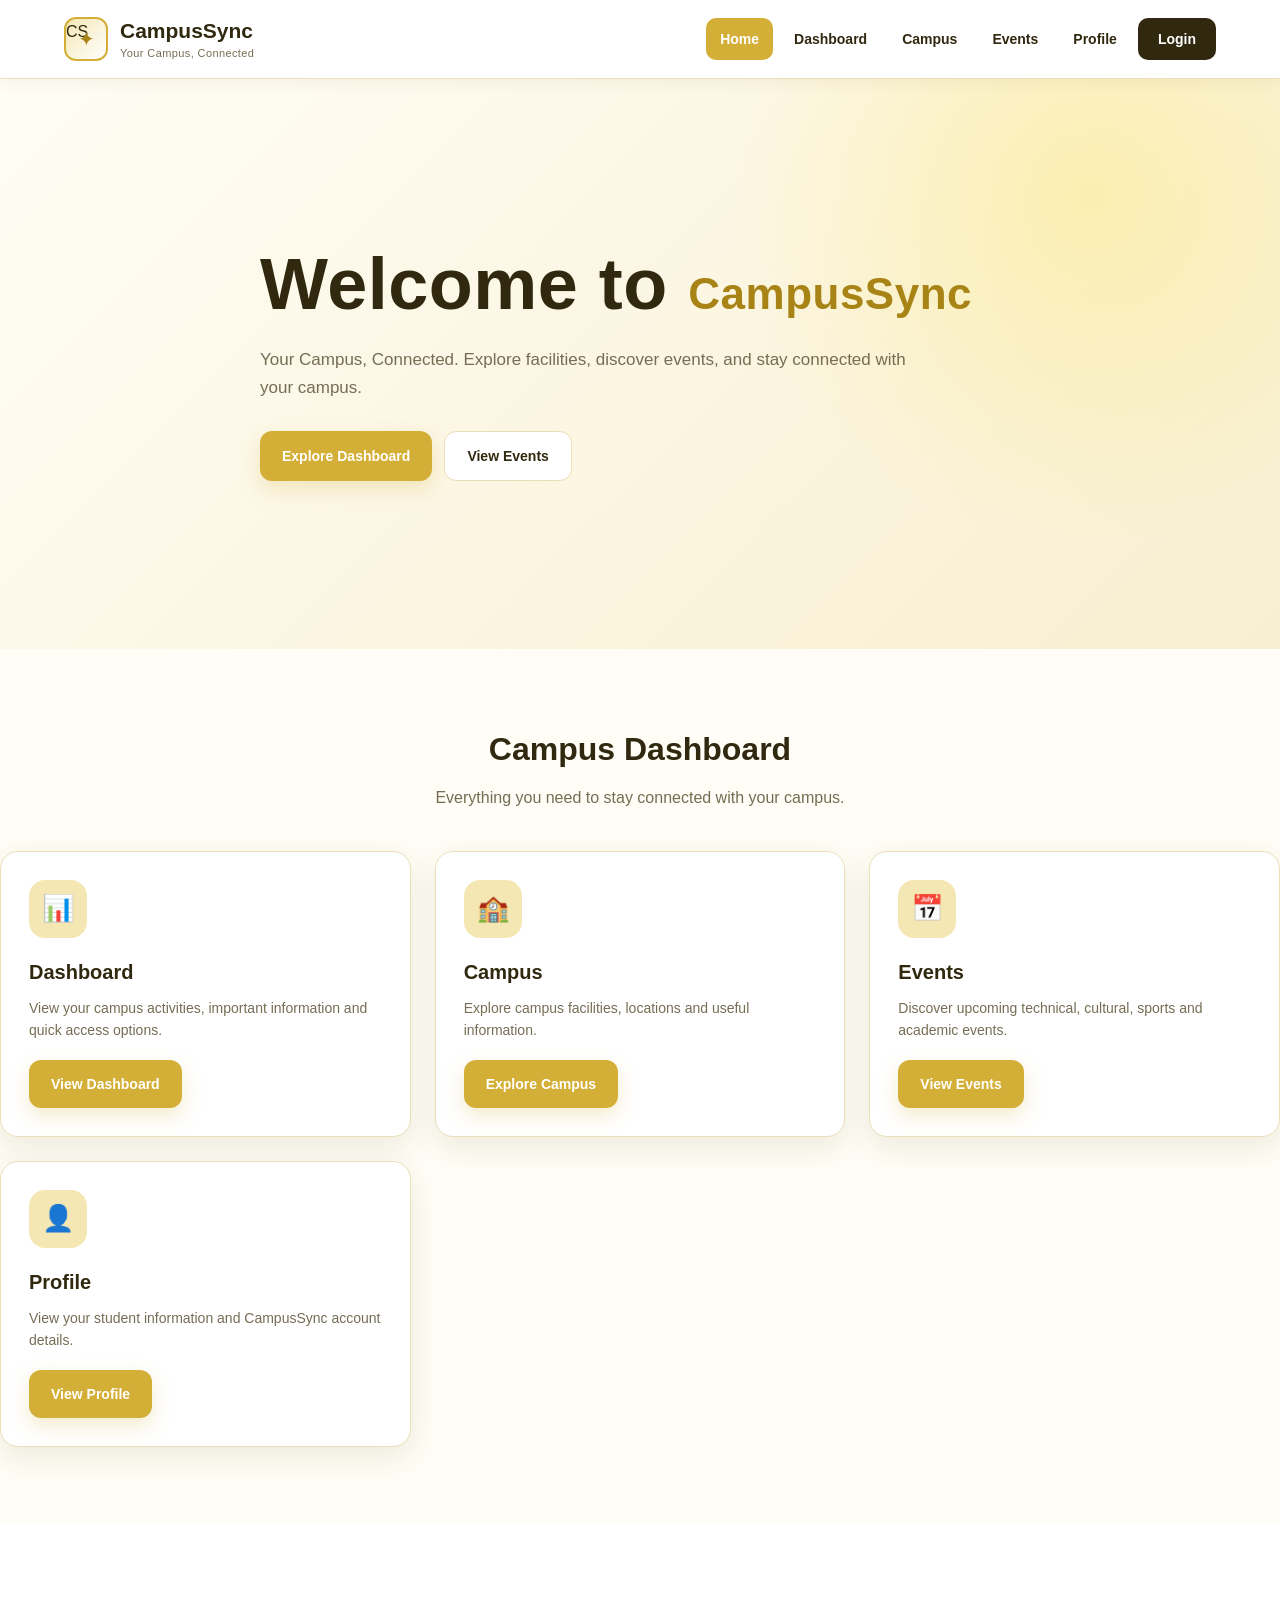
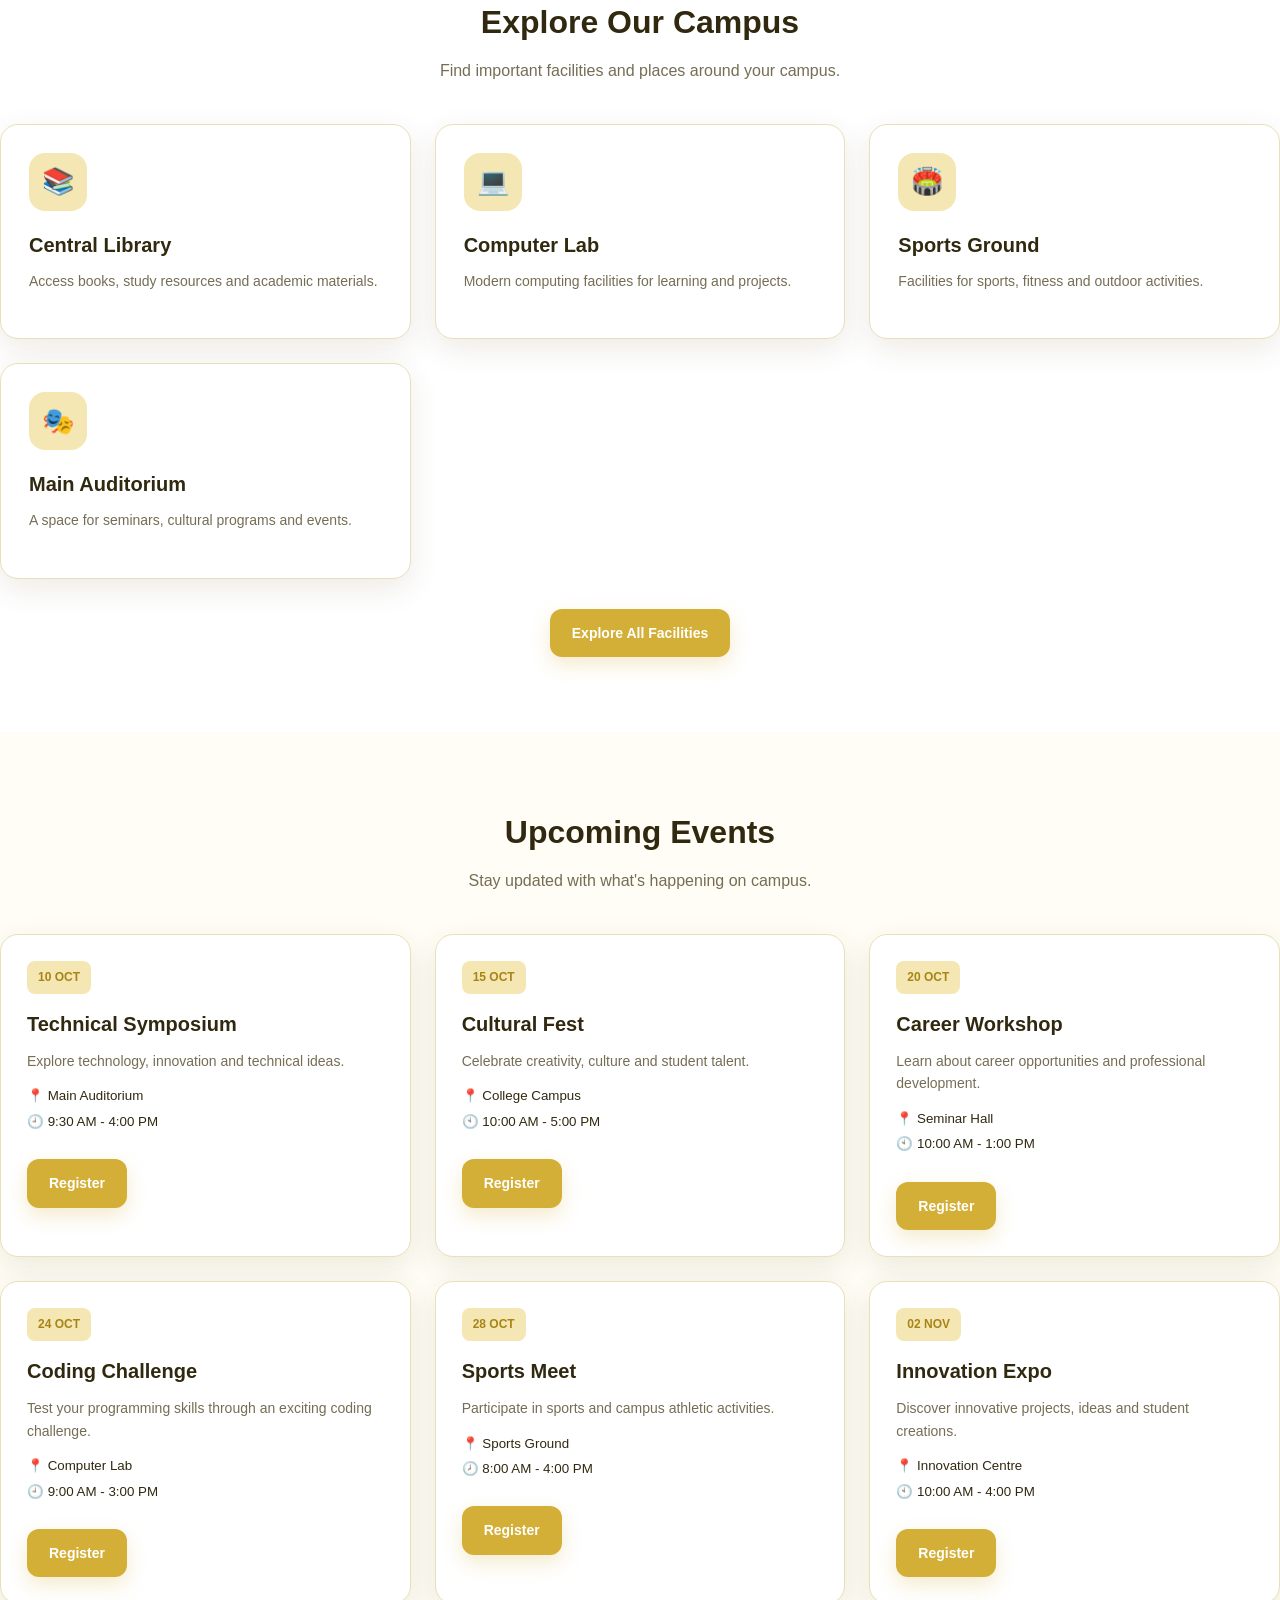
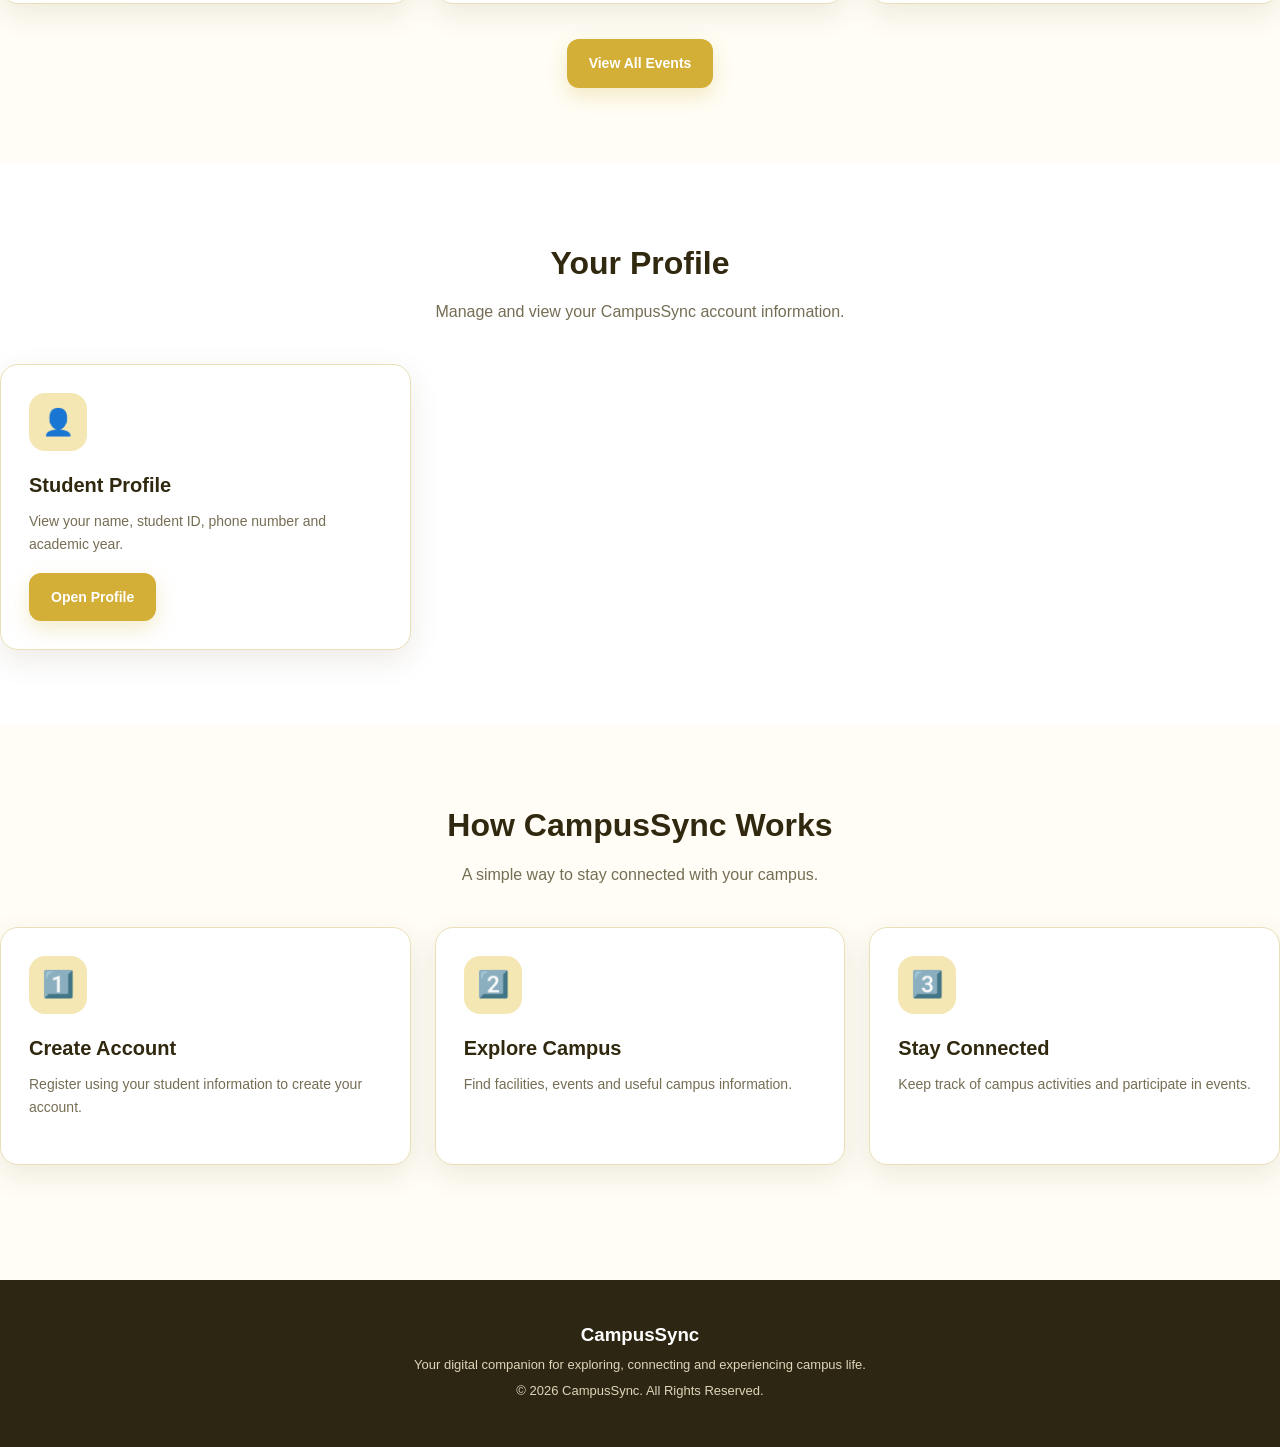
<file: index.html>
<!DOCTYPE html>
<html lang="en">
<head>
    <meta charset="UTF-8">
    <meta name="viewport" content="width=device-width, initial-scale=1.0">

    <title>CampusSync - Your Campus, Connected</title>

    <link rel="stylesheet" href="style.css">

    <!-- Professional Welcome Title -->
    <style>
        .welcome-title {
            font-size: 44px;
            font-weight: 600;
            letter-spacing: 0.5px;
            white-space: nowrap;
        }

        .welcome-title span {
            font-size: 44px;
            font-weight: 700;
        }

        @media (max-width: 600px) {
            .welcome-title {
                font-size: 32px;
                white-space: normal;
            }

            .welcome-title span {
                font-size: 32px;
            }
        }
    </style>
</head>

<body>

<!-- =========================
     NAVBAR
========================= -->
<header class="navbar">
    <div class="nav-container">

        <a href="index.html" class="brand">
            <div class="logo-placeholder">CS</div>

            <div class="brand-text">
                <div class="brand-name">CampusSync</div>
                <div class="brand-tagline">Your Campus, Connected</div>
            </div>
        </a>

        <nav class="nav-menu">

            <a href="index.html" class="active">Home</a>

            <a href="#dashboard" id="dashboardNav">
                Dashboard
            </a>

            <a href="#campus" id="campusNav">
                Campus
            </a>

            <a href="#events" id="eventsNav">
                Events
            </a>

            <a href="#profile" id="profileNav">
                Profile
            </a>

            <a href="login.html"
               id="loginLogoutNav"
               class="login-button">
                Login
            </a>

        </nav>

    </div>
</header>


<!-- =========================
     HERO SECTION
========================= -->
<section class="hero">

    <div class="hero-content">

        <h1 class="welcome-title">
            Welcome to <span>CampusSync</span>
        </h1>

        <p>
            Your Campus, Connected.
            Explore facilities, discover events,
            and stay connected with your campus.
        </p>

        <div class="hero-buttons">

            <a href="#dashboard"
               id="heroDashboardBtn"
               class="btn btn-primary">
                Explore Dashboard
            </a>

            <a href="#events"
               id="heroEventsBtn"
               class="btn btn-secondary">
                View Events
            </a>

        </div>

    </div>

</section>


<!-- =========================
     DASHBOARD SECTION
========================= -->
<section class="section" id="dashboard">

    <h2 class="section-title">
        Campus Dashboard
    </h2>

    <p class="section-subtitle">
        Everything you need to stay connected with your campus.
    </p>

    <div class="cards">

        <div class="card">

            <div class="card-icon">
                📊
            </div>

            <h3>Dashboard</h3>

            <p>
                View your campus activities,
                important information and quick access options.
            </p>

            <a href="login.html"
               id="viewDashboardBtn"
               class="btn btn-primary">
                View Dashboard
            </a>

        </div>


        <div class="card">

            <div class="card-icon">
                🏫
            </div>

            <h3>Campus</h3>

            <p>
                Explore campus facilities,
                locations and useful information.
            </p>

            <a href="login.html"
               id="viewCampusBtn"
               class="btn btn-primary">
                Explore Campus
            </a>

        </div>


        <div class="card">

            <div class="card-icon">
                📅
            </div>

            <h3>Events</h3>

            <p>
                Discover upcoming technical,
                cultural, sports and academic events.
            </p>

            <a href="login.html"
               id="viewEventsCardBtn"
               class="btn btn-primary">
                View Events
            </a>

        </div>


        <div class="card">

            <div class="card-icon">
                👤
            </div>

            <h3>Profile</h3>

            <p>
                View your student information
                and CampusSync account details.
            </p>

            <a href="login.html"
               id="viewProfileBtn"
               class="btn btn-primary">
                View Profile
            </a>

        </div>

    </div>

</section>


<!-- =========================
     CAMPUS SECTION
========================= -->
<section class="section" id="campus">

    <h2 class="section-title">
        Explore Our Campus
    </h2>

    <p class="section-subtitle">
        Find important facilities and places around your campus.
    </p>

    <div class="cards">

        <div class="card">

            <div class="card-icon">
                📚
            </div>

            <h3>Central Library</h3>

            <p>
                Access books, study resources
                and academic materials.
            </p>

        </div>


        <div class="card">

            <div class="card-icon">
                💻
            </div>

            <h3>Computer Lab</h3>

            <p>
                Modern computing facilities
                for learning and projects.
            </p>

        </div>


        <div class="card">

            <div class="card-icon">
                🏟️
            </div>

            <h3>Sports Ground</h3>

            <p>
                Facilities for sports,
                fitness and outdoor activities.
            </p>

        </div>


        <div class="card">

            <div class="card-icon">
                🎭
            </div>

            <h3>Main Auditorium</h3>

            <p>
                A space for seminars,
                cultural programs and events.
            </p>

        </div>

    </div>


    <div style="text-align:center; margin-top:30px;">

        <a href="login.html"
           id="exploreCampusBtn"
           class="btn btn-primary">
            Explore All Facilities
        </a>

    </div>

</section>


<!-- =========================
     EVENTS SECTION
========================= -->
<section class="section" id="events">

    <h2 class="section-title">
        Upcoming Events
    </h2>

    <p class="section-subtitle">
        Stay updated with what's happening on campus.
    </p>


    <div class="events-grid">

        <!-- Event 1 -->
        <div class="event-card">

            <div class="event-date">
                <strong>10</strong>
                <span>OCT</span>
            </div>

            <div class="event-content">

                <h3>
                    Technical Symposium
                </h3>

                <p>
                    Explore technology,
                    innovation and technical ideas.
                </p>

                <small>
                    📍 Main Auditorium
                    <br>
                    🕘 9:30 AM - 4:00 PM
                </small>

                <br><br>

                <a href="login.html"
                   class="btn btn-primary eventRegisterBtn"
                   data-event="Technical Symposium">
                    Register
                </a>

            </div>

        </div>


        <!-- Event 2 -->
        <div class="event-card">

            <div class="event-date">
                <strong>15</strong>
                <span>OCT</span>
            </div>

            <div class="event-content">

                <h3>
                    Cultural Fest
                </h3>

                <p>
                    Celebrate creativity,
                    culture and student talent.
                </p>

                <small>
                    📍 College Campus
                    <br>
                    🕙 10:00 AM - 5:00 PM
                </small>

                <br><br>

                <a href="login.html"
                   class="btn btn-primary eventRegisterBtn"
                   data-event="Cultural Fest">
                    Register
                </a>

            </div>

        </div>


        <!-- Event 3 -->
        <div class="event-card">

            <div class="event-date">
                <strong>20</strong>
                <span>OCT</span>
            </div>

            <div class="event-content">

                <h3>
                    Career Workshop
                </h3>

                <p>
                    Learn about career opportunities
                    and professional development.
                </p>

                <small>
                    📍 Seminar Hall
                    <br>
                    🕙 10:00 AM - 1:00 PM
                </small>

                <br><br>

                <a href="login.html"
                   class="btn btn-primary eventRegisterBtn"
                   data-event="Career Workshop">
                    Register
                </a>

            </div>

        </div>


        <!-- Event 4 -->
        <div class="event-card">

            <div class="event-date">
                <strong>24</strong>
                <span>OCT</span>
            </div>

            <div class="event-content">

                <h3>
                    Coding Challenge
                </h3>

                <p>
                    Test your programming skills
                    through an exciting coding challenge.
                </p>

                <small>
                    📍 Computer Lab
                    <br>
                    🕘 9:00 AM - 3:00 PM
                </small>

                <br><br>

                <a href="login.html"
                   class="btn btn-primary eventRegisterBtn"
                   data-event="Coding Challenge">
                    Register
                </a>

            </div>

        </div>


        <!-- Event 5 -->
        <div class="event-card">

            <div class="event-date">
                <strong>28</strong>
                <span>OCT</span>
            </div>

            <div class="event-content">

                <h3>
                    Sports Meet
                </h3>

                <p>
                    Participate in sports
                    and campus athletic activities.
                </p>

                <small>
                    📍 Sports Ground
                    <br>
                    🕗 8:00 AM - 4:00 PM
                </small>

                <br><br>

                <a href="login.html"
                   class="btn btn-primary eventRegisterBtn"
                   data-event="Sports Meet">
                    Register
                </a>

            </div>

        </div>


        <!-- Event 6 -->
        <div class="event-card">

            <div class="event-date">
                <strong>02</strong>
                <span>NOV</span>
            </div>

            <div class="event-content">

                <h3>
                    Innovation Expo
                </h3>

                <p>
                    Discover innovative projects,
                    ideas and student creations.
                </p>

                <small>
                    📍 Innovation Centre
                    <br>
                    🕙 10:00 AM - 4:00 PM
                </small>

                <br><br>

                <a href="login.html"
                   class="btn btn-primary eventRegisterBtn"
                   data-event="Innovation Expo">
                    Register
                </a>

            </div>

        </div>

    </div>


    <div style="text-align:center; margin-top:35px;">

        <a href="login.html"
           id="viewAllEventsBtn"
           class="btn btn-primary">
            View All Events
        </a>

    </div>

</section>


<!-- =========================
     PROFILE SECTION
========================= -->
<section class="section" id="profile">

    <h2 class="section-title">
        Your Profile
    </h2>

    <p class="section-subtitle">
        Manage and view your CampusSync account information.
    </p>

    <div class="cards">

        <div class="card">

            <div class="card-icon">
                👤
            </div>

            <h3>
                Student Profile
            </h3>

            <p>
                View your name, student ID,
                phone number and academic year.
            </p>

            <a href="login.html"
               id="viewProfileSectionBtn"
               class="btn btn-primary">
                Open Profile
            </a>

        </div>

    </div>

</section>


<!-- =========================
     HOW CAMPUSSYNC WORKS
========================= -->
<section class="section">

    <h2 class="section-title">
        How CampusSync Works
    </h2>

    <p class="section-subtitle">
        A simple way to stay connected with your campus.
    </p>


    <div class="cards">

        <div class="card">

            <div class="card-icon">
                1️⃣
            </div>

            <h3>
                Create Account
            </h3>

            <p>
                Register using your student
                information to create your account.
            </p>

        </div>


        <div class="card">

            <div class="card-icon">
                2️⃣
            </div>

            <h3>
                Explore Campus
            </h3>

            <p>
                Find facilities, events
                and useful campus information.
            </p>

        </div>


        <div class="card">

            <div class="card-icon">
                3️⃣
            </div>

            <h3>
                Stay Connected
            </h3>

            <p>
                Keep track of campus activities
                and participate in events.
            </p>

        </div>

    </div>

</section>


<!-- =========================
     FOOTER
========================= -->
<footer>

    <div class="footer-content">

        <h3>
            CampusSync
        </h3>

        <p>
            Your digital companion for exploring,
            connecting and experiencing campus life.
        </p>

        <p>
            © 2026 CampusSync. All Rights Reserved.
        </p>

    </div>

</footer>


<!-- =========================
     JAVASCRIPT
========================= -->
<script>

document.addEventListener("DOMContentLoaded", function () {

    const isLoggedIn =
        localStorage.getItem("isLoggedIn") === "true";


    /* =========================
       NAVIGATION ELEMENTS
    ========================= */

    const dashboardNav =
        document.getElementById("dashboardNav");

    const campusNav =
        document.getElementById("campusNav");

    const eventsNav =
        document.getElementById("eventsNav");

    const profileNav =
        document.getElementById("profileNav");

    const loginLogoutNav =
        document.getElementById("loginLogoutNav");


    /* =========================
       LOGIN / LOGOUT NAVBAR
    ========================= */

    if (isLoggedIn) {

        loginLogoutNav.textContent = "Logout";
        loginLogoutNav.href = "#";

        loginLogoutNav.addEventListener("click", function (event) {

            event.preventDefault();

            localStorage.removeItem("campusSyncUser");
            localStorage.removeItem("isLoggedIn");

            window.location.href = "index.html";

        });

    } else {

        loginLogoutNav.textContent = "Login";
        loginLogoutNav.href = "login.html";

    }


    /* =========================
       PROTECTED NAVIGATION
    ========================= */

    function setupNavigation(element, sectionId, page) {

        if (!element) return;

        if (isLoggedIn) {

            element.href = page;

        } else {

            element.href = "#" + sectionId;

        }

    }


    setupNavigation(
        dashboardNav,
        "dashboard",
        "dashboard.html"
    );

    setupNavigation(
        campusNav,
        "campus",
        "campus.html"
    );

    setupNavigation(
        eventsNav,
        "events",
        "events.html"
    );

    setupNavigation(
        profileNav,
        "profile",
        "profile.html"
    );


    /* =========================
       HERO BUTTONS
    ========================= */

    const heroDashboardBtn =
        document.getElementById("heroDashboardBtn");

    const heroEventsBtn =
        document.getElementById("heroEventsBtn");


    if (isLoggedIn) {

        heroDashboardBtn.href = "dashboard.html";
        heroEventsBtn.href = "events.html";

    } else {

        heroDashboardBtn.href = "#dashboard";
        heroEventsBtn.href = "#events";

    }


    /* =========================
       DASHBOARD BUTTON
    ========================= */

    const viewDashboardBtn =
        document.getElementById("viewDashboardBtn");

    if (isLoggedIn) {

        viewDashboardBtn.href = "dashboard.html";

    } else {

        viewDashboardBtn.href = "login.html";

    }


    /* =========================
       CAMPUS BUTTON
    ========================= */

    const viewCampusBtn =
        document.getElementById("viewCampusBtn");

    const exploreCampusBtn =
        document.getElementById("exploreCampusBtn");


    if (isLoggedIn) {

        viewCampusBtn.href = "campus.html";
        exploreCampusBtn.href = "campus.html";

    } else {

        viewCampusBtn.href = "login.html";
        exploreCampusBtn.href = "login.html";

    }


    /* =========================
       EVENTS BUTTONS
    ========================= */

    const viewEventsCardBtn =
        document.getElementById("viewEventsCardBtn");

    const viewAllEventsBtn =
        document.getElementById("viewAllEventsBtn");


    if (isLoggedIn) {

        viewEventsCardBtn.href = "events.html";
        viewAllEventsBtn.href = "events.html";

    } else {

        viewEventsCardBtn.href = "login.html";
        viewAllEventsBtn.href = "login.html";

    }


    /* =========================
       PROFILE BUTTONS
    ========================= */

    const viewProfileBtn =
        document.getElementById("viewProfileBtn");

    const viewProfileSectionBtn =
        document.getElementById("viewProfileSectionBtn");


    if (isLoggedIn) {

        viewProfileBtn.href = "profile.html";
        viewProfileSectionBtn.href = "profile.html";

    } else {

        viewProfileBtn.href = "login.html";
        viewProfileSectionBtn.href = "login.html";

    }


    /* =========================
       EVENT REGISTER BUTTONS
    ========================= */

    const eventButtons =
        document.querySelectorAll(".eventRegisterBtn");


    eventButtons.forEach(function (button) {

        button.addEventListener("click", function (event) {

            event.preventDefault();

            const eventName =
                button.getAttribute("data-event");


            if (!isLoggedIn) {

                window.location.href = "login.html";

            } else {

                window.location.href =
                    "event-register.html?event=" +
                    encodeURIComponent(eventName);

            }

        });

    });

});

</script>

</body>
</html>
</file>
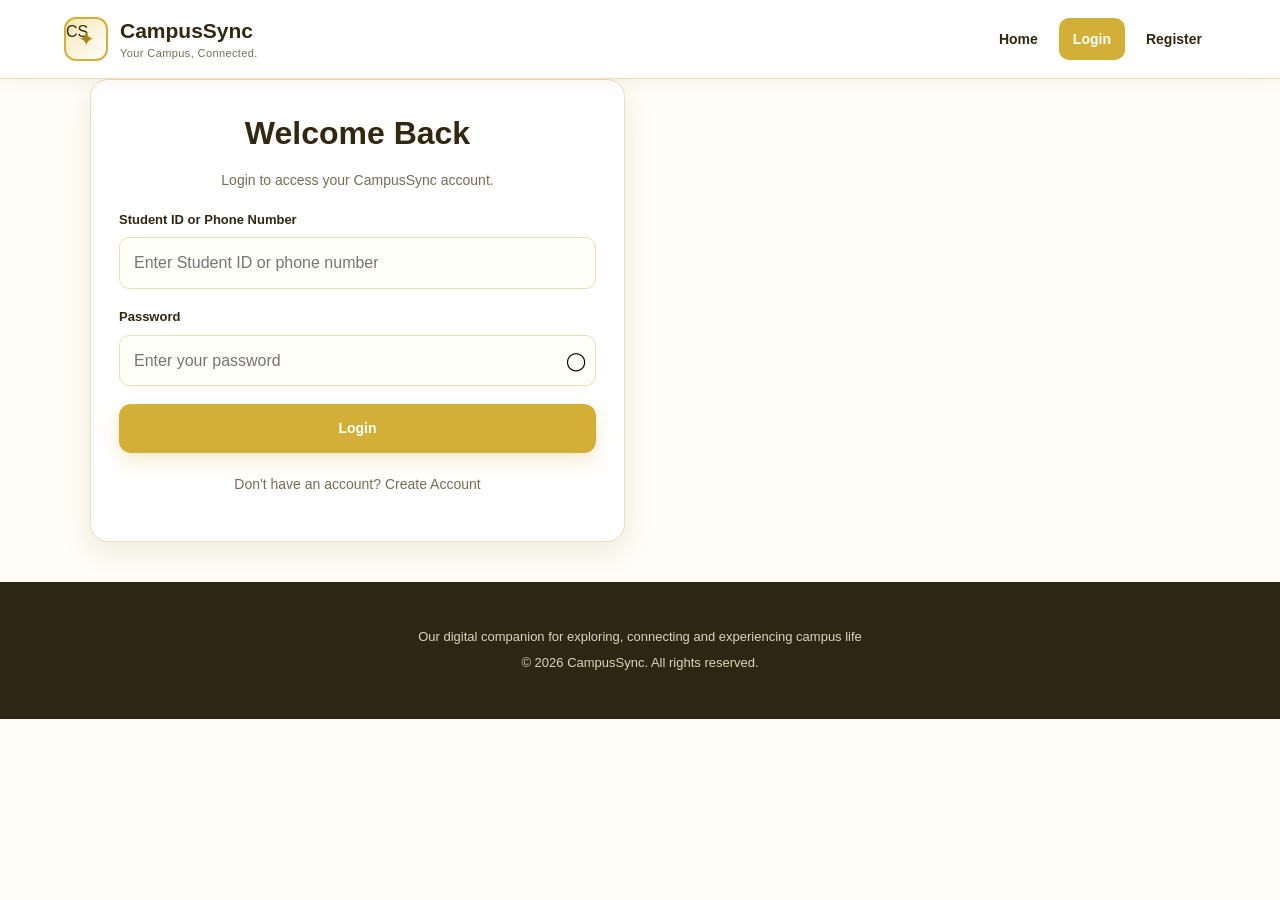
<file: campus.html>
<!DOCTYPE html>
<html lang="en">

<head>

    <meta charset="UTF-8">
    <meta name="viewport" content="width=device-width, initial-scale=1.0">

    <title>Campus | CampusSync</title>

    <!-- LOGIN PROTECTION -->
    <script>
        if (localStorage.getItem("isLoggedIn") !== "true") {
            window.location.replace("login.html");
        }
    </script>

    <link rel="stylesheet" href="style.css">

</head>

<body>


<!-- =====================================================
     NAVBAR
===================================================== -->

<nav class="navbar">

    <div class="nav-container">

        <!-- BRAND -->

        <a href="index.html" class="brand">

            <div class="logo-placeholder"></div>

            <div class="brand-text">

                <span class="brand-name">
                    CampusSync
                </span>

                <span class="brand-tagline">
                    Your Campus, Connected.
                </span>

            </div>

        </a>


        <!-- NAVIGATION -->

        <div class="nav-menu">

            <a href="index.html">
                Home
            </a>

            <a href="dashboard.html">
                Dashboard
            </a>

            <a href="campus.html" class="active">
                Campus
            </a>

            <a href="events.html">
                Events
            </a>

            <a href="profile.html">
                Profile
            </a>

            <a href="#" class="login-button" onclick="logout()">
                Logout
            </a>

        </div>

    </div>

</nav>



<!-- =====================================================
     PAGE HEADER
===================================================== -->

<section class="page-header">

    <div class="container">

        <h1>
            Explore Our Campus
        </h1>

        <p>
            Discover facilities, spaces and services available
            for students.
        </p>

    </div>

</section>



<!-- =====================================================
     CAMPUS SEARCH
===================================================== -->

<section class="section">

    <div class="container">

        <div class="campus-search">

            <div class="search-box">

                <input
                    type="text"
                    id="campusSearch"
                    placeholder="Search campus facilities..."
                    autocomplete="off"
                >

                <button
                    type="button"
                    onclick="searchCampus()"
                >
                    Search
                </button>

            </div>

        </div>



        <!-- SEARCH RESULT -->

        <div
            id="searchResult"
            class="message"
        ></div>



        <!-- =================================================
             CAMPUS FACILITIES
        ================================================== -->

        <div class="cards" id="campusCards">


            <!-- CENTRAL LIBRARY -->

            <div class="card campus-card">

                <div class="card-icon">
                    📚
                </div>

                <h3>
                    Central Library
                </h3>

                <p>
                    A peaceful learning space with books,
                    reference materials and digital resources
                    for students.
                </p>

                <a
                    href="#library"
                    class="event-button"
                >
                    View Details
                </a>

            </div>


            <!-- COMPUTER LAB -->

            <div class="card campus-card">

                <div class="card-icon">
                    💻
                </div>

                <h3>
                    Computer Lab
                </h3>

                <p>
                    Modern computer facilities supporting
                    programming, academic work and practical
                    learning.
                </p>

                <a
                    href="#computer-lab"
                    class="event-button"
                >
                    View Details
                </a>

            </div>


            <!-- SPORTS GROUND -->

            <div class="card campus-card">

                <div class="card-icon">
                    ⚽
                </div>

                <h3>
                    Sports Ground
                </h3>

                <p>
                    A dedicated area for sports, physical
                    activities and student recreation.
                </p>

                <a
                    href="#sports"
                    class="event-button"
                >
                    View Details
                </a>

            </div>


            <!-- AUDITORIUM -->

            <div class="card campus-card">

                <div class="card-icon">
                    🎭
                </div>

                <h3>
                    Main Auditorium
                </h3>

                <p>
                    A large venue for seminars, workshops,
                    cultural programs and college events.
                </p>

                <a
                    href="#auditorium"
                    class="event-button"
                >
                    View Details
                </a>

            </div>


            <!-- CANTEEN -->

            <div class="card campus-card">

                <div class="card-icon">
                    🍴
                </div>

                <h3>
                    Campus Canteen
                </h3>

                <p>
                    A convenient place for students to relax,
                    meet friends and enjoy refreshments.
                </p>

                <a
                    href="#canteen"
                    class="event-button"
                >
                    View Details
                </a>

            </div>


            <!-- INNOVATION CENTRE -->

            <div class="card campus-card">

                <div class="card-icon">
                    💡
                </div>

                <h3>
                    Innovation Centre
                </h3>

                <p>
                    A creative environment for student projects,
                    innovation, ideas and experimentation.
                </p>

                <a
                    href="#innovation"
                    class="event-button"
                >
                    View Details
                </a>

            </div>

        </div>

    </div>

</section>



<!-- =====================================================
     FACILITY DETAILS
===================================================== -->

<section class="section">

    <div class="container">


        <!-- LIBRARY -->

        <div
            class="info-card"
            id="library"
            style="margin-bottom:20px;"
        >

            <h2>
                📚 Central Library
            </h2>

            <p>
                The Central Library provides students with
                academic books, reference materials and
                digital learning resources.
            </p>

            <div class="info-grid" style="margin-top:20px;">

                <div class="info-item">

                    <div class="info-label">
                        Facility
                    </div>

                    <div class="info-value">
                        Library
                    </div>

                </div>

                <div class="info-item">

                    <div class="info-label">
                        Purpose
                    </div>

                    <div class="info-value">
                        Study & Research
                    </div>

                </div>

            </div>

        </div>



        <!-- COMPUTER LAB -->

        <div
            class="info-card"
            id="computer-lab"
            style="margin-bottom:20px;"
        >

            <h2>
                💻 Computer Lab
            </h2>

            <p>
                The Computer Lab supports programming,
                practical classes, academic projects and
                technology-based learning.
            </p>

            <div class="info-grid" style="margin-top:20px;">

                <div class="info-item">

                    <div class="info-label">
                        Facility
                    </div>

                    <div class="info-value">
                        Computer Laboratory
                    </div>

                </div>

                <div class="info-item">

                    <div class="info-label">
                        Purpose
                    </div>

                    <div class="info-value">
                        Practical Learning
                    </div>

                </div>

            </div>

        </div>



        <!-- SPORTS -->

        <div
            class="info-card"
            id="sports"
            style="margin-bottom:20px;"
        >

            <h2>
                ⚽ Sports Ground
            </h2>

            <p>
                The Sports Ground provides space for sports,
                physical activities, competitions and
                recreational activities.
            </p>

            <div class="info-grid" style="margin-top:20px;">

                <div class="info-item">

                    <div class="info-label">
                        Facility
                    </div>

                    <div class="info-value">
                        Sports Ground
                    </div>

                </div>

                <div class="info-item">

                    <div class="info-label">
                        Purpose
                    </div>

                    <div class="info-value">
                        Sports & Recreation
                    </div>

                </div>

            </div>

        </div>



        <!-- AUDITORIUM -->

        <div
            class="info-card"
            id="auditorium"
            style="margin-bottom:20px;"
        >

            <h2>
                🎭 Main Auditorium
            </h2>

            <p>
                The Main Auditorium is used for seminars,
                workshops, cultural programs, guest lectures
                and important college events.
            </p>

            <div class="info-grid" style="margin-top:20px;">

                <div class="info-item">

                    <div class="info-label">
                        Facility
                    </div>

                    <div class="info-value">
                        Auditorium
                    </div>

                </div>

                <div class="info-item">

                    <div class="info-label">
                        Purpose
                    </div>

                    <div class="info-value">
                        Events & Programs
                    </div>

                </div>

            </div>

        </div>



        <!-- CANTEEN -->

        <div
            class="info-card"
            id="canteen"
            style="margin-bottom:20px;"
        >

            <h2>
                🍴 Campus Canteen
            </h2>

            <p>
                The Campus Canteen provides students with a
                convenient place to have refreshments and
                spend time between classes.
            </p>

            <div class="info-grid" style="margin-top:20px;">

                <div class="info-item">

                    <div class="info-label">
                        Facility
                    </div>

                    <div class="info-value">
                        Canteen
                    </div>

                </div>

                <div class="info-item">

                    <div class="info-label">
                        Purpose
                    </div>

                    <div class="info-value">
                        Refreshments
                    </div>

                </div>

            </div>

        </div>



        <!-- INNOVATION CENTRE -->

        <div
            class="info-card"
            id="innovation"
        >

            <h2>
                💡 Innovation Centre
            </h2>

            <p>
                The Innovation Centre provides students with
                a creative environment for projects,
                experimentation, innovation and idea development.
            </p>

            <div class="info-grid" style="margin-top:20px;">

                <div class="info-item">

                    <div class="info-label">
                        Facility
                    </div>

                    <div class="info-value">
                        Innovation Centre
                    </div>

                </div>

                <div class="info-item">

                    <div class="info-label">
                        Purpose
                    </div>

                    <div class="info-value">
                        Innovation & Projects
                    </div>

                </div>

            </div>

        </div>

    </div>

</section>



<!-- =====================================================
     FOOTER
===================================================== -->

<footer>

    <strong>
        CampusSync
    </strong>

    <p>
        Your digital companion for exploring, connecting
        and experiencing campus life.
    </p>

    <p>
        © 2026 CampusSync. All rights reserved.
    </p>

</footer>



<!-- =====================================================
     JAVASCRIPT
===================================================== -->

<script>

/* =====================================================
   CAMPUS SEARCH
===================================================== */

function searchCampus() {

    const searchInput =
        document.getElementById("campusSearch");

    const result =
        document.getElementById("searchResult");

    const cards =
        document.querySelectorAll(".campus-card");

    const searchText =
        searchInput.value
            .toLowerCase()
            .trim();


    /* Empty search */

    if (searchText === "") {

        cards.forEach(function(card) {

            card.style.display = "block";

        });

        result.className = "message";

        result.textContent = "";

        return;

    }


    let found = false;


    cards.forEach(function(card) {

        const cardText =
            card.textContent.toLowerCase();


        if (cardText.includes(searchText)) {

            card.style.display = "block";

            found = true;

        }

        else {

            card.style.display = "none";

        }

    });


    /* Search result */

    if (found) {

        result.className =
            "message success";

        result.textContent =
            "Facility found.";

    }

    else {

        result.className =
            "message error";

        result.textContent =
            "No matching campus facility found.";

    }

}



/* =====================================================
   ENTER KEY SEARCH
===================================================== */

document
    .getElementById("campusSearch")
    .addEventListener("keydown", function(event) {

        if (event.key === "Enter") {

            searchCampus();

        }

    });



/* =====================================================
   LOGOUT
===================================================== */

function logout() {

    localStorage.removeItem("campusSyncUser");

    localStorage.removeItem("isLoggedIn");

    window.location.href = "index.html";

}

</script>


</body>
</html>
</file>
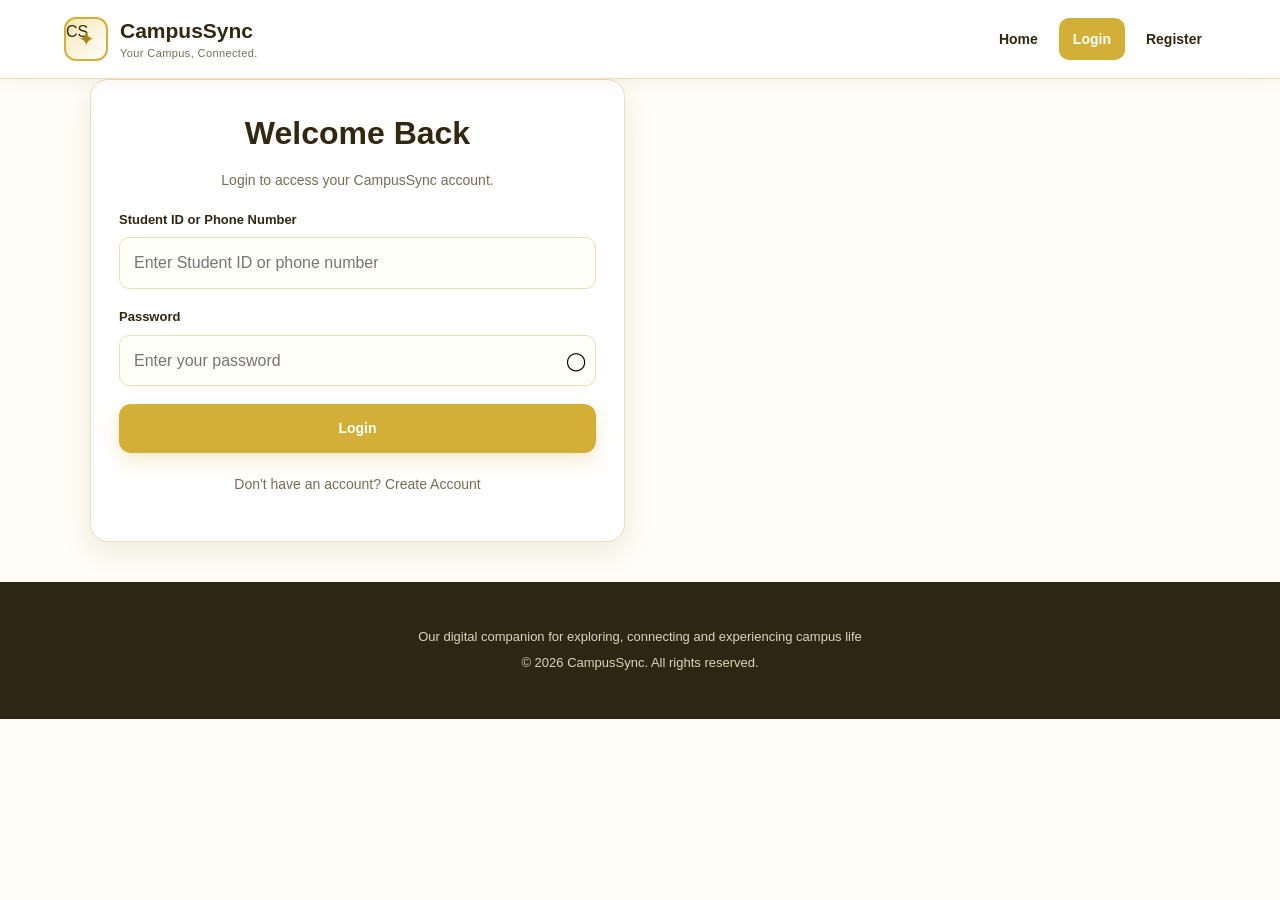
<file: dashboard.html>
<!DOCTYPE html>
<html lang="en">

<head>

    <meta charset="UTF-8">
    <meta name="viewport" content="width=device-width, initial-scale=1.0">

    <title>Dashboard | CampusSync</title>

    <!-- LOGIN PROTECTION -->
    <script>
        if (localStorage.getItem("isLoggedIn") !== "true") {
            window.location.replace("login.html");
        }
    </script>

    <link rel="stylesheet" href="style.css">

</head>

<body>


<!-- =====================================================
     NAVBAR
===================================================== -->

<nav class="navbar">

    <div class="nav-container">

        <!-- BRAND -->

        <a href="index.html" class="brand">

            <div class="logo-placeholder"></div>

            <div class="brand-text">

                <span class="brand-name">
                    CampusSync
                </span>

                <span class="brand-tagline">
                    Your Campus, Connected.
                </span>

            </div>

        </a>


        <!-- NAVIGATION -->

        <div class="nav-menu">

            <a href="index.html">
                Home
            </a>

            <a href="dashboard.html" class="active">
                Dashboard
            </a>

            <a href="campus.html">
                Campus
            </a>

            <a href="events.html">
                Events
            </a>

            <a href="profile.html">
                Profile
            </a>

            <a href="#" class="login-button" onclick="logout()">
                Logout
            </a>

        </div>

    </div>

</nav>



<!-- =====================================================
     PAGE HEADER
===================================================== -->

<section class="page-header">

    <div class="container">

        <h1>
            Student Dashboard
        </h1>

        <p>
            Welcome to your CampusSync student dashboard.
        </p>

    </div>

</section>



<!-- =====================================================
     WELCOME SECTION
===================================================== -->

<section class="section">

    <div class="container">


        <!-- WELCOME CARD -->

        <div class="card" style="margin-bottom:30px;">

            <div class="card-icon">
                👋
            </div>

            <h3>
                Welcome, <span id="welcomeName">Student</span>!
            </h3>

            <p>
                Your CampusSync dashboard gives you quick access
                to campus facilities, events and your student
                profile.
            </p>

        </div>



        <!-- =================================================
             QUICK ACCESS
        ================================================== -->

        <h2 class="section-title">
            Quick Access
        </h2>

        <p class="section-subtitle">
            Quickly access the most important CampusSync
            features.
        </p>


        <div class="cards">


            <!-- CAMPUS -->

            <div class="card">

                <div class="card-icon">
                    🏫
                </div>

                <h3>
                    Explore Campus
                </h3>

                <p>
                    Discover the library, computer lab, sports
                    ground and other campus facilities.
                </p>

                <a
                    href="campus.html"
                    class="event-button"
                >
                    View Campus
                </a>

            </div>


            <!-- EVENTS -->

            <div class="card">

                <div class="card-icon">
                    🎉
                </div>

                <h3>
                    Campus Events
                </h3>

                <p>
                    View upcoming technical, cultural, sports
                    and career events.
                </p>

                <a
                    href="events.html"
                    class="event-button"
                >
                    View Events
                </a>

            </div>


            <!-- PROFILE -->

            <div class="card">

                <div class="card-icon">
                    👤
                </div>

                <h3>
                    My Profile
                </h3>

                <p>
                    View your personal information and
                    CampusSync account details.
                </p>

                <a
                    href="profile.html"
                    class="event-button"
                >
                    View Profile
                </a>

            </div>

        </div>

    </div>

</section>



<!-- =====================================================
     CAMPUS OVERVIEW
===================================================== -->

<section class="section">

    <div class="container">

        <h2 class="section-title">
            Campus Overview
        </h2>

        <p class="section-subtitle">
            Explore some of the important facilities available
            on your campus.
        </p>


        <div class="cards">


            <!-- LIBRARY -->

            <div class="card">

                <div class="card-icon">
                    📚
                </div>

                <h3>
                    Central Library
                </h3>

                <p>
                    Books, digital resources and study spaces
                    for students.
                </p>

                <a
                    href="campus.html"
                    class="event-button"
                >
                    Explore
                </a>

            </div>


            <!-- COMPUTER LAB -->

            <div class="card">

                <div class="card-icon">
                    💻
                </div>

                <h3>
                    Computer Lab
                </h3>

                <p>
                    Modern computing facilities for academic
                    and practical learning.
                </p>

                <a
                    href="campus.html"
                    class="event-button"
                >
                    Explore
                </a>

            </div>


            <!-- SPORTS -->

            <div class="card">

                <div class="card-icon">
                    ⚽
                </div>

                <h3>
                    Sports Ground
                </h3>

                <p>
                    Space for sports, physical activities and
                    student recreation.
                </p>

                <a
                    href="campus.html"
                    class="event-button"
                >
                    Explore
                </a>

            </div>

        </div>

    </div>

</section>



<!-- =====================================================
     UPCOMING EVENTS
===================================================== -->

<section class="section">

    <div class="container">

        <h2 class="section-title">
            Upcoming Events
        </h2>

        <p class="section-subtitle">
            Keep track of important events happening on campus.
        </p>


        <div class="events-grid">


            <!-- EVENT 1 -->

            <div class="event-card">

                <span class="event-date">
                    OCT 10, 2026
                </span>

                <h3>
                    Technical Symposium
                </h3>

                <p>
                    Explore technology, innovation and student
                    project presentations.
                </p>

                <a
                    href="events.html"
                    class="event-button"
                >
                    View Event
                </a>

            </div>


            <!-- EVENT 2 -->

            <div class="event-card">

                <span class="event-date">
                    OCT 15, 2026
                </span>

                <h3>
                    Cultural Fest
                </h3>

                <p>
                    Celebrate creativity, culture, music and
                    student performances.
                </p>

                <a
                    href="events.html"
                    class="event-button"
                >
                    View Event
                </a>

            </div>


            <!-- EVENT 3 -->

            <div class="event-card">

                <span class="event-date">
                    OCT 20, 2026
                </span>

                <h3>
                    Career Workshop
                </h3>

                <p>
                    Learn about career opportunities, skills
                    and professional development.
                </p>

                <a
                    href="events.html"
                    class="event-button"
                >
                    View Event
                </a>

            </div>


            <!-- EVENT 4 -->

            <div class="event-card">

                <span class="event-date">
                    OCT 24, 2026
                </span>

                <h3>
                    Coding Challenge
                </h3>

                <p>
                    Test your programming knowledge through an
                    exciting coding competition.
                </p>

                <a
                    href="events.html"
                    class="event-button"
                >
                    View Event
                </a>

            </div>


            <!-- EVENT 5 -->

            <div class="event-card">

                <span class="event-date">
                    OCT 28, 2026
                </span>

                <h3>
                    Sports Meet
                </h3>

                <p>
                    Participate in various sports and
                    recreational activities.
                </p>

                <a
                    href="events.html"
                    class="event-button"
                >
                    View Event
                </a>

            </div>


            <!-- EVENT 6 -->

            <div class="event-card">

                <span class="event-date">
                    NOV 2, 2026
                </span>

                <h3>
                    Innovation Expo
                </h3>

                <p>
                    Discover creative student projects,
                    inventions and innovative ideas.
                </p>

                <a
                    href="events.html"
                    class="event-button"
                >
                    View Event
                </a>

            </div>

        </div>

    </div>

</section>



<!-- =====================================================
     FOOTER
===================================================== -->

<footer>

    <strong>
        CampusSync
    </strong>

    <p>
        Your digital companion for exploring, connecting
        and experiencing campus life.
    </p>

    <p>
        © 2026 CampusSync. All rights reserved.
    </p>

</footer>



<!-- =====================================================
     JAVASCRIPT
===================================================== -->

<script>

/* =====================================================
   LOAD USER INFORMATION
===================================================== */

const storedUser =
    localStorage.getItem("campusSyncUser");


if (storedUser) {

    try {

        const user =
            JSON.parse(storedUser);

        let fullName = "";


        if (user.firstName || user.lastName) {

            fullName =
                (user.firstName || "") +
                " " +
                (user.lastName || "");

            fullName =
                fullName.trim();

        }

        else if (user.fullName) {

            fullName =
                user.fullName;

        }


        if (fullName !== "") {

            document.getElementById("welcomeName")
                .textContent = fullName;

        }

    }

    catch (error) {

        console.log(
            "Unable to load user information."
        );

    }

}



/* =====================================================
   LOGOUT
===================================================== */

function logout() {

    localStorage.removeItem("campusSyncUser");

    localStorage.removeItem("isLoggedIn");

    window.location.href = "index.html";

}

</script>


</body>
</html>
</file>
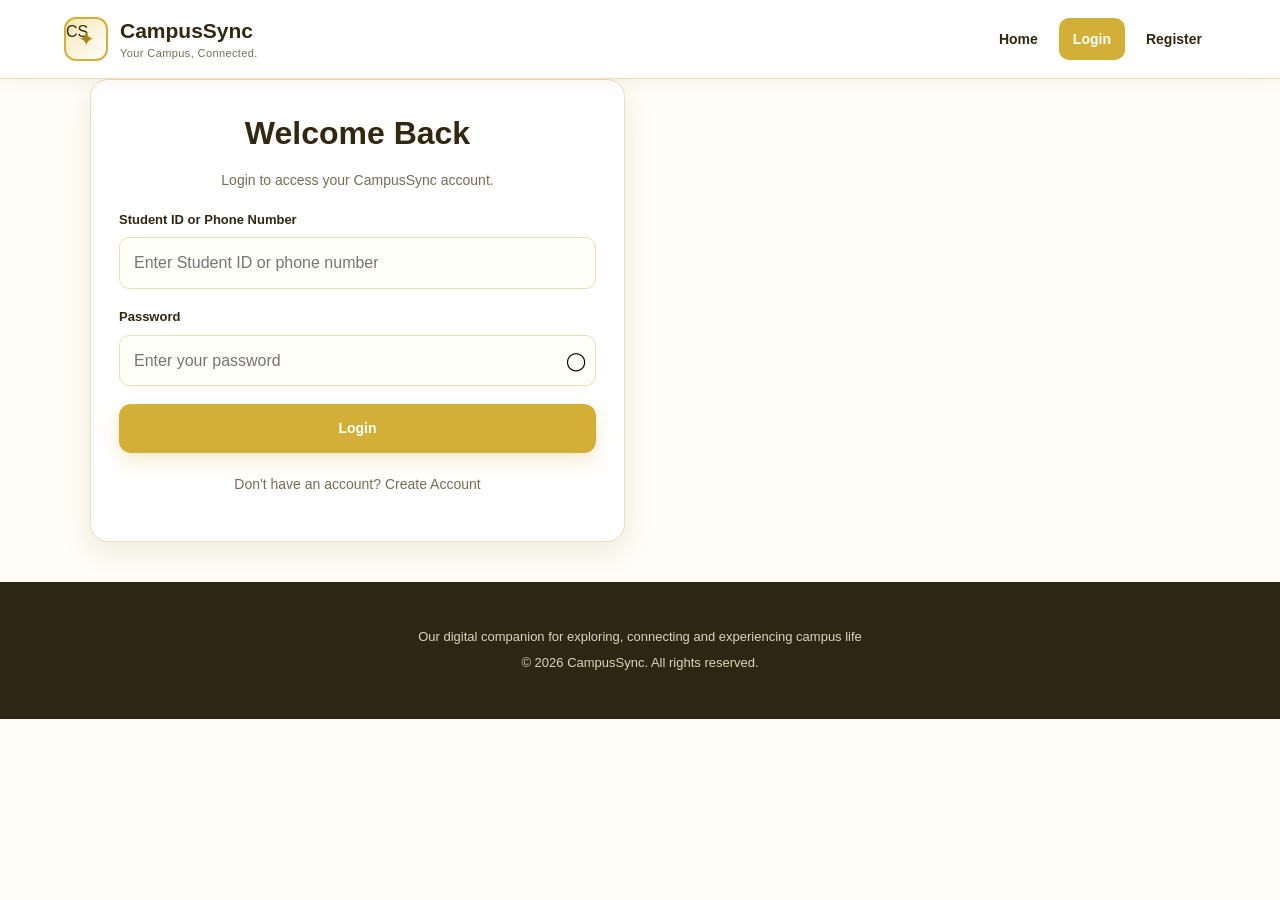
<file: event-register.html>
<!DOCTYPE html>
<html lang="en">
<head>
    <meta charset="UTF-8">
    <meta name="viewport" content="width=device-width, initial-scale=1.0">

    <title>Event Registration - CampusSync</title>

    <link rel="stylesheet" href="style.css">

    <!-- Login Protection -->
    <script>
        if (localStorage.getItem("isLoggedIn") !== "true") {
            window.location.replace("login.html");
        }
    </script>
</head>

<body>

<!-- ================= NAVBAR ================= -->
<nav class="navbar">
    <div class="nav-container">

        <a href="index.html" class="brand">
            <div class="logo-placeholder">CS</div>

            <div class="brand-text">
                <div class="brand-name">CampusSync</div>
                <div class="brand-tagline">Your Campus, Connected.</div>
            </div>
        </a>

        <div class="nav-menu">

            <a href="index.html">Home</a>
            <a href="dashboard.html">Dashboard</a>
            <a href="campus.html">Campus</a>
            <a href="events.html" class="active">Events</a>
            <a href="profile.html">Profile</a>

            <a
                href="#"
                class="login-button"
                onclick="logout(); return false;"
            >
                Logout
            </a>

        </div>
    </div>
</nav>


<!-- ================= PAGE HEADER ================= -->
<section class="page-header">

    <h1>Event Registration</h1>

    <p>
        Register for your selected CampusSync event
    </p>

</section>


<!-- ================= REGISTRATION ================= -->
<section class="section">

    <div class="card registration-card">

        <h2 class="section-title">
            Event Details
        </h2>

        <div
            id="eventDetails"
            class="message"
            style="margin-bottom:25px;"
        >
            Loading event...
        </div>


        <!-- Registration Message -->
        <div
            id="registrationMessage"
            class="message"
            style="display:none;"
        ></div>


        <!-- ================= FORM ================= -->
        <form id="eventForm">

            <!-- Name -->
            <div class="form-group">

                <label for="studentName">
                    Student Name
                </label>

                <input
                    type="text"
                    id="studentName"
                    readonly
                >

            </div>


            <!-- Student ID -->
            <div class="form-group">

                <label for="studentId">
                    Student ID
                </label>

                <input
                    type="text"
                    id="studentId"
                    readonly
                >

            </div>


            <!-- Phone -->
            <div class="form-group">

                <label for="phone">
                    Phone Number
                </label>

                <input
                    type="text"
                    id="phone"
                    readonly
                >

            </div>


            <!-- Event -->
            <div class="form-group">

                <label for="eventName">
                    Selected Event
                </label>

                <input
                    type="text"
                    id="eventName"
                    readonly
                >

            </div>


            <!-- Email -->
            <div class="form-group">

                <label for="email">
                    Email Address
                </label>

                <input
                    type="email"
                    id="email"
                    placeholder="Enter your email address"
                    required
                >

            </div>


            <!-- Department -->
            <div class="form-group">

                <label for="department">
                    Department
                </label>

                <input
                    type="text"
                    id="department"
                    placeholder="Enter your department"
                    required
                >

            </div>


            <!-- Submit -->
            <button
                type="submit"
                class="btn btn-primary"
                style="
                    width:100%;
                    border:none;
                    cursor:pointer;
                "
            >
                Confirm Registration
            </button>

        </form>


        <!-- Back -->
        <div
            class="hero-buttons"
            style="margin-top:20px;"
        >

            <a
                href="events.html"
                class="btn btn-secondary"
            >
                Back to Events
            </a>

        </div>

    </div>

</section>


<!-- ================= FOOTER ================= -->
<footer class="footer">

    <p>
        Our digital companion for exploring, connecting and experiencing campus life
    </p>

    <p>
        © 2026 CampusSync. All rights reserved.
    </p>

</footer>


<!-- ================= JAVASCRIPT ================= -->
<script>

    // ================= USER DATA =================

    const savedUser =
        localStorage.getItem("campusSyncUser");

    let user = null;

    if (savedUser) {
        user = JSON.parse(savedUser);
    }


    // ================= EVENT DATA =================

    const events = {

        "Technical Symposium": {
            date: "October 10, 2026",
            time: "9:30 AM - 4:00 PM",
            location: "Main Auditorium",
            category: "Technical"
        },

        "Cultural Fest": {
            date: "October 15, 2026",
            time: "10:00 AM - 5:00 PM",
            location: "College Campus",
            category: "Cultural"
        },

        "Career Workshop": {
            date: "October 20, 2026",
            time: "10:00 AM - 1:00 PM",
            location: "Seminar Hall",
            category: "Career"
        },

        "Coding Challenge": {
            date: "October 24, 2026",
            time: "9:00 AM - 3:00 PM",
            location: "Computer Lab",
            category: "Technical"
        },

        "Sports Meet": {
            date: "October 28, 2026",
            time: "8:00 AM - 4:00 PM",
            location: "Sports Ground",
            category: "Sports"
        },

        "Innovation Expo": {
            date: "November 2, 2026",
            time: "10:00 AM - 4:00 PM",
            location: "Innovation Centre",
            category: "Innovation"
        }

    };


    // ================= GET SELECTED EVENT =================

    const urlParams =
        new URLSearchParams(window.location.search);

    const selectedEvent =
        urlParams.get("event");


    const eventDetails =
        document.getElementById("eventDetails");

    const eventName =
        document.getElementById("eventName");


    if (selectedEvent && events[selectedEvent]) {

        const event = events[selectedEvent];


        eventName.value =
            selectedEvent;


        eventDetails.innerHTML = `
            <strong>${selectedEvent}</strong><br><br>
            📅 ${event.date}<br>
            🕒 ${event.time}<br>
            📍 ${event.location}<br>
            🏷️ ${event.category}
        `;

    } else {

        eventName.value =
            "No event selected";

        eventDetails.innerHTML =
            "Please return to the Events page and select an event.";

    }


    // ================= LOAD USER =================

    if (user) {

        const fullName =
            user.fullName ||
            (
                (user.firstName || "") +
                " " +
                (user.lastName || "")
            ).trim();


        document.getElementById("studentName").value =
            fullName || "Student";


        document.getElementById("studentId").value =
            user.studentId || "";


        document.getElementById("phone").value =
            user.phone ||
            user.phoneNumber ||
            "";

    }


    // ================= FORM SUBMIT =================

    const eventForm =
        document.getElementById("eventForm");


    eventForm.addEventListener("submit", function(event) {

        event.preventDefault();


        if (!selectedEvent || !events[selectedEvent]) {

            showMessage(
                "Please select a valid event.",
                "error"
            );

            return;
        }


        const email =
            document.getElementById("email")
                .value.trim();

        const department =
            document.getElementById("department")
                .value.trim();


        // Existing registrations
        let registrations =
            JSON.parse(
                localStorage.getItem("eventRegistrations") || "[]"
            );


        // Check duplicate registration
        const alreadyRegistered =
            registrations.some(function(registration) {

                return (
                    registration.event === selectedEvent &&
                    registration.studentId === user.studentId
                );

            });


        if (alreadyRegistered) {

            showMessage(
                "You have already registered for this event.",
                "error"
            );

            return;
        }


        // Create registration
        const registration = {

            event: selectedEvent,

            date: events[selectedEvent].date,

            time: events[selectedEvent].time,

            location: events[selectedEvent].location,

            category: events[selectedEvent].category,

            studentName:
                document.getElementById("studentName").value,

            studentId:
                document.getElementById("studentId").value,

            phone:
                document.getElementById("phone").value,

            email: email,

            department: department,

            registeredAt:
                new Date().toLocaleString()

        };


        registrations.push(registration);


        // Save registration
        localStorage.setItem(
            "eventRegistrations",
            JSON.stringify(registrations)
        );


        showMessage(
            "Registration successful! You have been registered for " +
            selectedEvent + ".",
            "success"
        );


        // Disable submit
        const submitButton =
            eventForm.querySelector("button[type='submit']");

        submitButton.disabled = true;

        submitButton.textContent =
            "Registered Successfully";

    });


    // ================= MESSAGE =================

    function showMessage(message, type) {

        const messageBox =
            document.getElementById(
                "registrationMessage"
            );


        messageBox.textContent =
            message;

        messageBox.style.display =
            "block";


        if (type === "error") {

            messageBox.style.background =
                "#ffe8e8";

            messageBox.style.color =
                "#a33";

            messageBox.style.border =
                "1px solid #e5aaaa";

        } else {

            messageBox.style.background =
                "#e8f7e8";

            messageBox.style.color =
                "#287a28";

            messageBox.style.border =
                "1px solid #a8d5a8";

        }

    }


    // ================= LOGOUT =================

    function logout() {

        localStorage.removeItem("campusSyncUser");

        localStorage.removeItem("isLoggedIn");

        window.location.href =
            "index.html";
    }

</script>

</body>
</html>
</file>
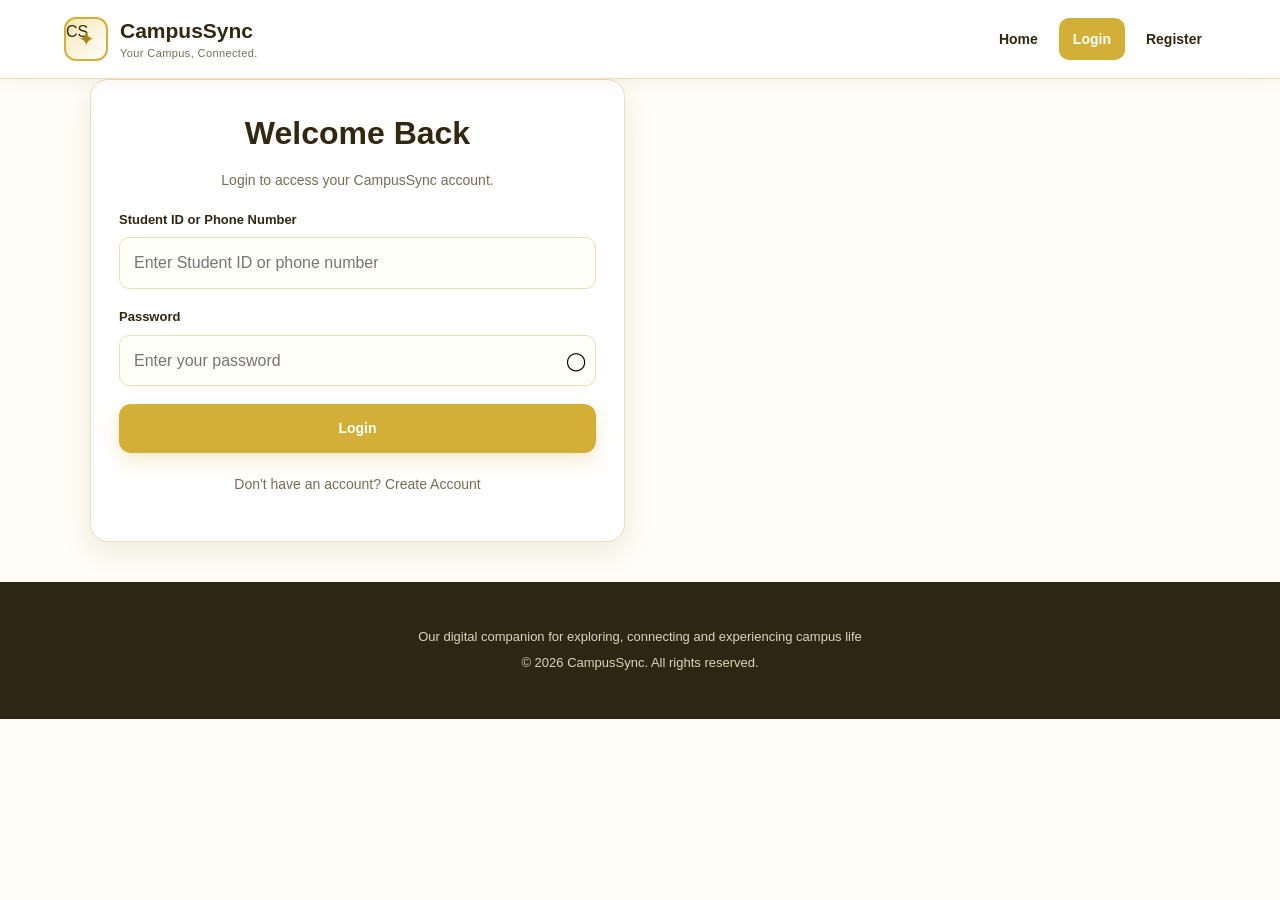
<file: events.html>
<!DOCTYPE html>
<html lang="en">

<head>

    <meta charset="UTF-8">
    <meta name="viewport" content="width=device-width, initial-scale=1.0">

    <title>Events | CampusSync</title>

    <!-- LOGIN PROTECTION -->
    <script>
        if (localStorage.getItem("isLoggedIn") !== "true") {
            window.location.replace("login.html");
        }
    </script>

    <link rel="stylesheet" href="style.css">

</head>

<body>


<!-- =====================================================
     NAVBAR
===================================================== -->

<nav class="navbar">

    <div class="nav-container">

        <!-- BRAND -->

        <a href="index.html" class="brand">

            <div class="logo-placeholder"></div>

            <div class="brand-text">

                <span class="brand-name">
                    CampusSync
                </span>

                <span class="brand-tagline">
                    Your Campus, Connected.
                </span>

            </div>

        </a>


        <!-- NAVIGATION -->

        <div class="nav-menu">

            <a href="index.html">
                Home
            </a>

            <a href="dashboard.html">
                Dashboard
            </a>

            <a href="campus.html">
                Campus
            </a>

            <a href="events.html" class="active">
                Events
            </a>

            <a href="profile.html">
                Profile
            </a>

            <a
                href="#"
                class="login-button"
                onclick="logout()"
            >
                Logout
            </a>

        </div>

    </div>

</nav>



<!-- =====================================================
     PAGE HEADER
===================================================== -->

<section class="page-header">

    <div class="container">

        <h1>
            Campus Events
        </h1>

        <p>
            Discover upcoming activities, competitions,
            workshops and celebrations.
        </p>

    </div>

</section>



<!-- =====================================================
     UPCOMING EVENTS
===================================================== -->

<section class="section">

    <div class="container">

        <h2 class="section-title">
            Upcoming Events
        </h2>

        <p class="section-subtitle">
            Stay updated with activities happening around
            CampusSync.
        </p>


        <div class="events-grid">


            <!-- =================================================
                 EVENT 1
            ================================================== -->

            <div class="event-card">

                <span class="event-date">
                    OCT 10, 2026
                </span>

                <h3>
                    Technical Symposium
                </h3>

                <p>
                    Explore technology, innovation and student
                    project presentations.
                </p>

                <p>
                    📍 Main Auditorium
                </p>

                <p>
                    🕘 9:30 AM – 4:00 PM
                </p>

                <a
                    href="event-register.html?event=technical-symposium"
                    class="event-button"
                >
                    Register Now
                </a>

            </div>



            <!-- =================================================
                 EVENT 2
            ================================================== -->

            <div class="event-card">

                <span class="event-date">
                    OCT 15, 2026
                </span>

                <h3>
                    Cultural Fest
                </h3>

                <p>
                    Celebrate creativity, culture, music and
                    student performances.
                </p>

                <p>
                    📍 College Campus
                </p>

                <p>
                    🕘 10:00 AM – 5:00 PM
                </p>

                <a
                    href="event-register.html?event=cultural-fest"
                    class="event-button"
                >
                    Register Now
                </a>

            </div>



            <!-- =================================================
                 EVENT 3
            ================================================== -->

            <div class="event-card">

                <span class="event-date">
                    OCT 20, 2026
                </span>

                <h3>
                    Career Workshop
                </h3>

                <p>
                    Learn about career opportunities, skills
                    and professional development.
                </p>

                <p>
                    📍 Seminar Hall
                </p>

                <p>
                    🕘 10:00 AM – 1:00 PM
                </p>

                <a
                    href="event-register.html?event=career-workshop"
                    class="event-button"
                >
                    Register Now
                </a>

            </div>



            <!-- =================================================
                 EVENT 4
            ================================================== -->

            <div class="event-card">

                <span class="event-date">
                    OCT 24, 2026
                </span>

                <h3>
                    Coding Challenge
                </h3>

                <p>
                    Test your programming knowledge through an
                    exciting coding competition.
                </p>

                <p>
                    📍 Computer Lab
                </p>

                <p>
                    🕘 9:00 AM – 3:00 PM
                </p>

                <a
                    href="event-register.html?event=coding-challenge"
                    class="event-button"
                >
                    Register Now
                </a>

            </div>



            <!-- =================================================
                 EVENT 5
            ================================================== -->

            <div class="event-card">

                <span class="event-date">
                    OCT 28, 2026
                </span>

                <h3>
                    Sports Meet
                </h3>

                <p>
                    Participate in various sports and
                    recreational activities.
                </p>

                <p>
                    📍 Sports Ground
                </p>

                <p>
                    🕘 8:00 AM – 4:00 PM
                </p>

                <a
                    href="event-register.html?event=sports-meet"
                    class="event-button"
                >
                    Register Now
                </a>

            </div>



            <!-- =================================================
                 EVENT 6
            ================================================== -->

            <div class="event-card">

                <span class="event-date">
                    NOV 2, 2026
                </span>

                <h3>
                    Innovation Expo
                </h3>

                <p>
                    Discover creative student projects,
                    inventions and innovative ideas.
                </p>

                <p>
                    📍 Innovation Centre
                </p>

                <p>
                    🕘 10:00 AM – 4:00 PM
                </p>

                <a
                    href="event-register.html?event=innovation-expo"
                    class="event-button"
                >
                    Register Now
                </a>

            </div>

        </div>

    </div>

</section>



<!-- =====================================================
     EVENT CATEGORIES
===================================================== -->

<section class="section">

    <div class="container">

        <h2 class="section-title">
            Event Categories
        </h2>

        <p class="section-subtitle">
            Explore different types of campus activities.
        </p>


        <div class="cards">


            <!-- TECHNICAL -->

            <div class="card">

                <div class="card-icon">
                    💻
                </div>

                <h3>
                    Technical
                </h3>

                <p>
                    Symposiums, coding competitions,
                    workshops and technology events.
                </p>

            </div>



            <!-- CULTURAL -->

            <div class="card">

                <div class="card-icon">
                    🎭
                </div>

                <h3>
                    Cultural
                </h3>

                <p>
                    Cultural festivals, performances,
                    music and creative activities.
                </p>

            </div>



            <!-- SPORTS -->

            <div class="card">

                <div class="card-icon">
                    ⚽
                </div>

                <h3>
                    Sports
                </h3>

                <p>
                    Sports meets, competitions and
                    recreational activities.
                </p>

            </div>



            <!-- CAREER -->

            <div class="card">

                <div class="card-icon">
                    💼
                </div>

                <h3>
                    Career
                </h3>

                <p>
                    Career workshops, seminars and
                    professional development programs.
                </p>

            </div>



            <!-- INNOVATION -->

            <div class="card">

                <div class="card-icon">
                    💡
                </div>

                <h3>
                    Innovation
                </h3>

                <p>
                    Project exhibitions, innovation programs
                    and idea-based activities.
                </p>

            </div>



            <!-- STUDENT ACTIVITIES -->

            <div class="card">

                <div class="card-icon">
                    🌟
                </div>

                <h3>
                    Student Activities
                </h3>

                <p>
                    Activities designed to encourage student
                    participation and campus engagement.
                </p>

            </div>

        </div>

    </div>

</section>



<!-- =====================================================
     EVENT INFORMATION
===================================================== -->

<section class="section">

    <div class="container">

        <div class="info-card">

            <h2>
                Event Participation
            </h2>

            <p>
                CampusSync allows registered students to
                participate in upcoming campus activities.
                Select an event and use the registration option
                to submit your details.
            </p>

            <br>

            <p>
                Keep your student information updated in your
                profile so event registration can be completed
                easily.
            </p>

        </div>

    </div>

</section>



<!-- =====================================================
     FOOTER
===================================================== -->

<footer>

    <strong>
        CampusSync
    </strong>

    <p>
        Your digital companion for exploring, connecting
        and experiencing campus life.
    </p>

    <p>
        © 2026 CampusSync. All rights reserved.
    </p>

</footer>



<!-- =====================================================
     JAVASCRIPT
===================================================== -->

<script>

/* =====================================================
   LOGOUT
===================================================== */

function logout() {

    localStorage.removeItem("campusSyncUser");

    localStorage.removeItem("isLoggedIn");

    window.location.href = "index.html";

}

</script>


</body>
</html>
</file>
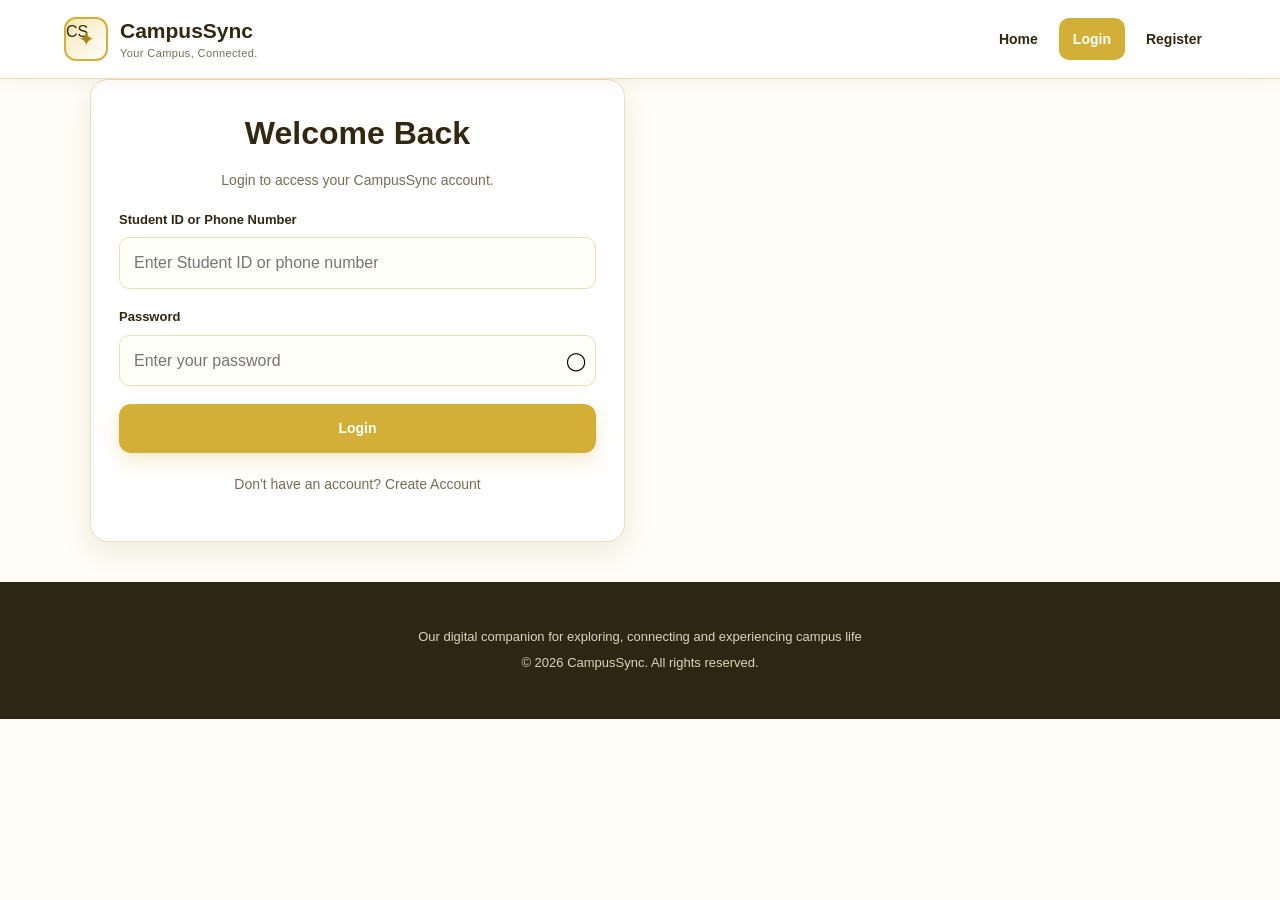
<file: login.html>
<!DOCTYPE html>
<html lang="en">
<head>
    <meta charset="UTF-8">
    <meta name="viewport" content="width=device-width, initial-scale=1.0">

    <title>Login - CampusSync</title>

    <link rel="stylesheet" href="style.css">
</head>

<body>

<!-- ================= NAVBAR ================= -->
<nav class="navbar">
    <div class="nav-container">

        <a href="index.html" class="brand">
            <div class="logo-placeholder">CS</div>

            <div class="brand-text">
                <div class="brand-name">CampusSync</div>
                <div class="brand-tagline">Your Campus, Connected.</div>
            </div>
        </a>

        <div class="nav-menu">

            <a href="index.html">Home</a>

            <a href="login.html" class="active">Login</a>

            <a href="register.html">Register</a>

        </div>
    </div>
</nav>


<!-- ================= LOGIN PAGE ================= -->
<section class="registration-layout">

    <div class="card registration-card">

        <h1 class="section-title">Welcome Back</h1>

        <p class="section-subtitle">
            Login to access your CampusSync account.
        </p>


        <!-- Error / Success Message -->
        <div id="loginMessage" class="message" style="display: none;"></div>


        <!-- LOGIN FORM -->
        <form id="loginForm">

            <!-- Student ID / Phone -->
            <div class="form-group">

                <label for="loginId">
                    Student ID or Phone Number
                </label>

                <input
                    type="text"
                    id="loginId"
                    placeholder="Enter Student ID or phone number"
                    required
                >

            </div>


            <!-- Password -->
            <div class="form-group">

                <label for="password">
                    Password
                </label>

                <div style="position: relative;">

                    <input
                        type="password"
                        id="password"
                        placeholder="Enter your password"
                        minlength="6"
                        required
                        style="padding-right: 50px;"
                    >

                    <button
                        type="button"
                        id="togglePassword"
                        aria-label="Show password"
                        style="
                            position:absolute;
                            right:10px;
                            top:50%;
                            transform:translateY(-50%);
                            border:none;
                            background:none;
                            cursor:pointer;
                            font-size:18px;
                        "
                    >
                        ◯
                    </button>

                </div>

            </div>


            <!-- Login Button -->
            <button
                type="submit"
                class="btn btn-primary"
                style="width:100%; border:none; cursor:pointer;"
            >
                Login
            </button>

        </form>


        <!-- Register Link -->
        <p style="text-align:center; margin-top:20px;">

            Don't have an account?

            <a href="register.html">
                Create Account
            </a>

        </p>

    </div>

</section>


<!-- ================= FOOTER ================= -->
<footer class="footer">

    <p>
        Our digital companion for exploring, connecting and experiencing campus life
    </p>

    <p>
        © 2026 CampusSync. All rights reserved.
    </p>

</footer>


<!-- ================= JAVASCRIPT ================= -->
<script>

    const loginForm = document.getElementById("loginForm");
    const loginMessage = document.getElementById("loginMessage");

    const passwordInput = document.getElementById("password");
    const togglePassword = document.getElementById("togglePassword");


    // ================= SHOW / HIDE PASSWORD =================

    togglePassword.addEventListener("click", function () {

        if (passwordInput.type === "password") {

            passwordInput.type = "text";

            togglePassword.textContent = "◉";
            togglePassword.setAttribute(
                "aria-label",
                "Hide password"
            );

        } else {

            passwordInput.type = "password";

            togglePassword.textContent = "◯";
            togglePassword.setAttribute(
                "aria-label",
                "Show password"
            );
        }

    });


    // ================= LOGIN =================

    loginForm.addEventListener("submit", function (event) {

        event.preventDefault();


        const loginId =
            document.getElementById("loginId").value.trim();

        const password =
            passwordInput.value;


        // Get registered user
        const savedUser =
            localStorage.getItem("campusSyncUser");


        // No account found
        if (!savedUser) {

            showMessage(
                "No registered account found. Please create an account first.",
                "error"
            );

            return;
        }


        const user = JSON.parse(savedUser);


        const storedStudentId =
            user.studentId || "";

        const storedPhone =
            user.phone ||
            user.phoneNumber ||
            "";

        const storedPassword =
            user.password || "";


        // Check Student ID OR Phone
        const idMatches =
            loginId === storedStudentId ||
            loginId === storedPhone;


        // Check login details
        if (idMatches && password === storedPassword) {

            // Save login status
            localStorage.setItem(
                "isLoggedIn",
                "true"
            );


            // Go to dashboard
            window.location.href =
                "dashboard.html";

        } else {

            showMessage(
                "Invalid Student ID/Phone Number or password.",
                "error"
            );
        }

    });


    // ================= MESSAGE =================

    function showMessage(message, type) {

        loginMessage.textContent = message;

        loginMessage.style.display = "block";

        if (type === "error") {

            loginMessage.style.background =
                "#ffe8e8";

            loginMessage.style.color =
                "#a33";

            loginMessage.style.border =
                "1px solid #e5aaaa";

        } else {

            loginMessage.style.background =
                "#e8f7e8";

            loginMessage.style.color =
                "#287a28";

            loginMessage.style.border =
                "1px solid #a8d5a8";
        }

    }

</script>

</body>
</html>
</file>
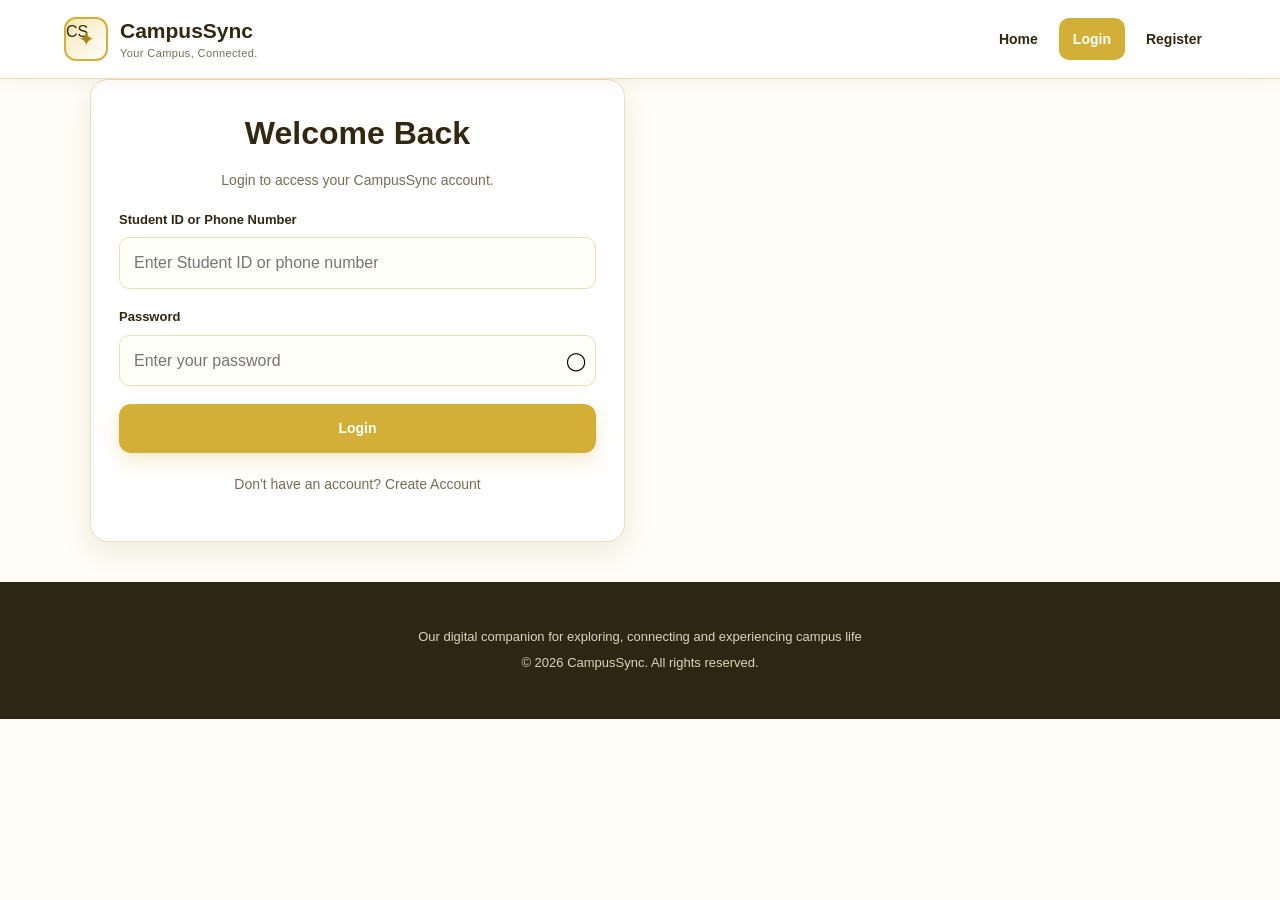
<file: profile.html>
<!DOCTYPE html>
<html lang="en">
<head>
    <meta charset="UTF-8">
    <meta name="viewport" content="width=device-width, initial-scale=1.0">

    <title>Profile - CampusSync</title>

    <link rel="stylesheet" href="style.css">

    <!-- Login Protection -->
    <script>
        if (localStorage.getItem("isLoggedIn") !== "true") {
            window.location.replace("login.html");
        }
    </script>
</head>

<body>

<!-- ================= NAVBAR ================= -->
<nav class="navbar">
    <div class="nav-container">

        <a href="index.html" class="brand">
            <div class="logo-placeholder">CS</div>

            <div class="brand-text">
                <div class="brand-name">CampusSync</div>
                <div class="brand-tagline">Your Campus, Connected.</div>
            </div>
        </a>

        <div class="nav-menu">

            <a href="index.html">Home</a>

            <a href="dashboard.html">Dashboard</a>

            <a href="campus.html">Campus</a>

            <a href="events.html">Events</a>

            <a href="profile.html" class="active">Profile</a>

            <a href="#" class="login-button" onclick="logout(); return false;">
                Logout
            </a>

        </div>
    </div>
</nav>


<!-- ================= PAGE HEADER ================= -->
<section class="page-header">
    <h1>My Profile</h1>
    <p>View and manage your CampusSync account</p>
</section>


<!-- ================= PROFILE SECTION ================= -->
<section class="section">

    <div class="profile-layout">

        <!-- PROFILE CARD -->
        <div class="card profile-card">

            <div class="profile-avatar" id="profileAvatar">
                U
            </div>

            <h2 id="profileName">Student Name</h2>

            <p id="profileStudentId">Student ID</p>

            <div class="message success-message">
                Active Account
            </div>

        </div>


        <!-- PROFILE DETAILS -->
        <div class="card">

            <h2 class="section-title">Personal Information</h2>

            <div class="form-group">
                <label>First Name</label>
                <input type="text" id="firstName" readonly>
            </div>

            <div class="form-group">
                <label>Last Name</label>
                <input type="text" id="lastName" readonly>
            </div>

            <div class="form-group">
                <label>Student ID</label>
                <input type="text" id="studentId" readonly>
            </div>

            <div class="form-group">
                <label>Phone Number</label>
                <input type="text" id="phone" readonly>
            </div>

            <div class="form-group">
                <label>Academic Year</label>
                <input type="text" id="year" readonly>
            </div>

            <div class="form-group">
                <label>Account Type</label>
                <input type="text" value="Student" readonly>
            </div>

        </div>

    </div>

</section>


<!-- ================= ABOUT ACCOUNT ================= -->
<section class="section">

    <h2 class="section-title">About Your CampusSync Account</h2>

    <p class="section-subtitle">
        Your CampusSync profile stores your basic student information
        and helps you access campus features securely.
    </p>

    <div class="cards">

        <div class="card">
            <div class="card-icon">👤</div>
            <h3>Student Profile</h3>
            <p>
                Your registered student information is displayed here
                for easy reference.
            </p>
        </div>

        <div class="card">
            <div class="card-icon">🔒</div>
            <h3>Secure Access</h3>
            <p>
                Campus pages are available only after you sign in
                to your CampusSync account.
            </p>
        </div>

        <div class="card">
            <div class="card-icon">🎓</div>
            <h3>Campus Services</h3>
            <p>
                Quickly access your dashboard, campus facilities,
                and upcoming events.
            </p>
        </div>

    </div>

</section>


<!-- ================= ACCOUNT ACTIONS ================= -->
<section class="section">

    <div class="card">

        <h2>Account Actions</h2>

        <p class="section-subtitle">
            Use the buttons below to navigate or sign out of your account.
        </p>

        <div class="hero-buttons">

            <a href="dashboard.html" class="btn btn-primary">
                Back to Dashboard
            </a>

            <a href="#" class="btn btn-secondary"
               onclick="logout(); return false;">
                Logout
            </a>

        </div>

    </div>

</section>


<!-- ================= FOOTER ================= -->
<footer class="footer">

    <p>
        Our digital companion for exploring, connecting and experiencing campus life
    </p>

    <p>
        © 2026 CampusSync. All rights reserved.
    </p>

</footer>


<!-- ================= JAVASCRIPT ================= -->
<script>

    // Get registered user
    const userData = localStorage.getItem("campusSyncUser");

    if (userData) {

        const user = JSON.parse(userData);

        const firstName = user.firstName || "";
        const lastName = user.lastName || "";

        const fullName =
            user.fullName ||
            (firstName + " " + lastName).trim() ||
            "Student";

        const studentId =
            user.studentId || "Not available";

        const phone =
            user.phone ||
            user.phoneNumber ||
            "Not available";

        const year =
            user.year ||
            user.academicYear ||
            "Not available";


        // Profile heading
        document.getElementById("profileName").textContent = fullName;

        document.getElementById("profileStudentId").textContent =
            studentId;


        // Avatar
        document.getElementById("profileAvatar").textContent =
            firstName
                ? firstName.charAt(0).toUpperCase()
                : fullName.charAt(0).toUpperCase();


        // Personal information
        document.getElementById("firstName").value =
            firstName || "Not available";

        document.getElementById("lastName").value =
            lastName || "Not available";

        document.getElementById("studentId").value =
            studentId;

        document.getElementById("phone").value =
            phone;

        document.getElementById("year").value =
            year;
    }


    // Logout
    function logout() {

        localStorage.removeItem("campusSyncUser");
        localStorage.removeItem("isLoggedIn");

        window.location.href = "index.html";
    }

</script>

</body>
</html>
</file>
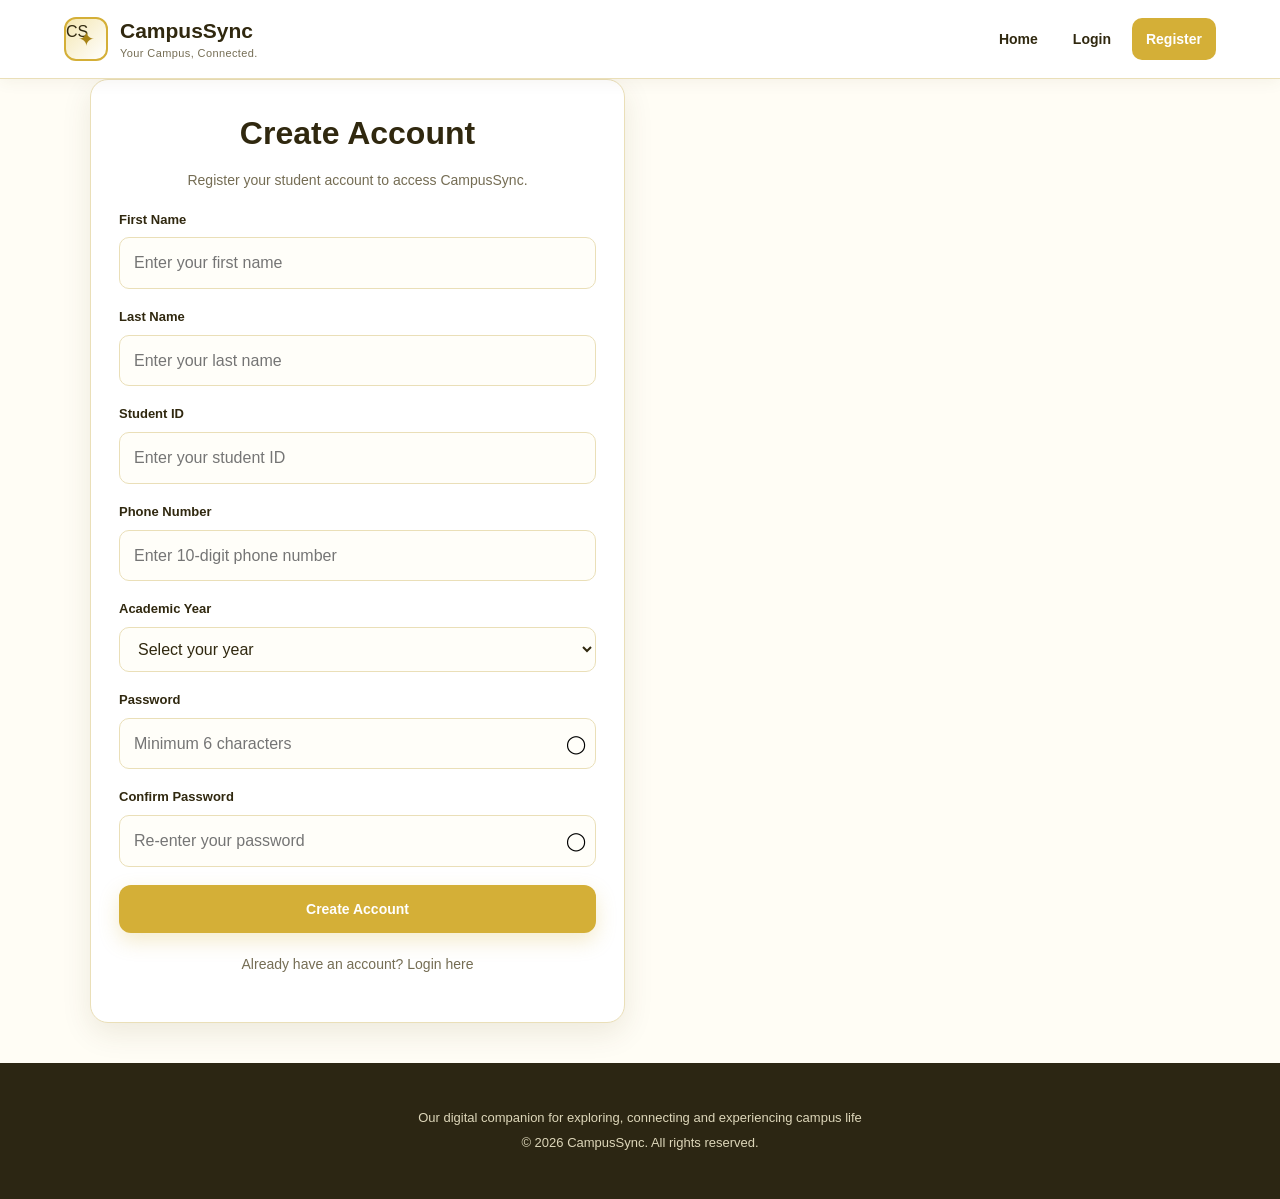
<file: register.html>
<!DOCTYPE html>
<html lang="en">
<head>
    <meta charset="UTF-8">
    <meta name="viewport" content="width=device-width, initial-scale=1.0">

    <title>Register - CampusSync</title>

    <link rel="stylesheet" href="style.css">
</head>

<body>

<!-- ================= NAVBAR ================= -->
<nav class="navbar">
    <div class="nav-container">

        <a href="index.html" class="brand">
            <div class="logo-placeholder">CS</div>

            <div class="brand-text">
                <div class="brand-name">CampusSync</div>
                <div class="brand-tagline">Your Campus, Connected.</div>
            </div>
        </a>

        <div class="nav-menu">

            <a href="index.html">Home</a>

            <a href="login.html">Login</a>

            <a href="register.html" class="active">Register</a>

        </div>
    </div>
</nav>


<!-- ================= REGISTER PAGE ================= -->
<section class="registration-layout">

    <div class="card registration-card">

        <h1 class="section-title">Create Account</h1>

        <p class="section-subtitle">
            Register your student account to access CampusSync.
        </p>


        <!-- MESSAGE -->
        <div
            id="registerMessage"
            class="message"
            style="display:none;"
        ></div>


        <!-- ================= REGISTER FORM ================= -->
        <form id="registerForm">

            <!-- First Name -->
            <div class="form-group">

                <label for="firstName">
                    First Name
                </label>

                <input
                    type="text"
                    id="firstName"
                    placeholder="Enter your first name"
                    required
                >

            </div>


            <!-- Last Name -->
            <div class="form-group">

                <label for="lastName">
                    Last Name
                </label>

                <input
                    type="text"
                    id="lastName"
                    placeholder="Enter your last name"
                    
                >

            </div>


            <!-- Student ID -->
            <div class="form-group">

                <label for="studentId">
                    Student ID
                </label>

                <input
                    type="text"
                    id="studentId"
                    placeholder="Enter your student ID"
                    required
                >

            </div>


            <!-- Phone Number -->
            <div class="form-group">

                <label for="phone">
                    Phone Number
                </label>

                <input
                    type="tel"
                    id="phone"
                    placeholder="Enter 10-digit phone number"
                    maxlength="10"
                    inputmode="numeric"
                    required
                >

            </div>


            <!-- Academic Year -->
            <div class="form-group">

                <label for="year">
                    Academic Year
                </label>

                <select id="year" required>

                    <option value="">
                        Select your year
                    </option>

                    <option value="First Year">
                        First Year
                    </option>

                    <option value="Second Year">
                        Second Year
                    </option>

                    <option value="Third Year">
                        Third Year
                    </option>

                    <option value="Final Year">
                        Final Year
                    </option>

                </select>

            </div>


            <!-- Password -->
            <div class="form-group">

                <label for="password">
                    Password
                </label>

                <div style="position:relative;">

                    <input
                        type="password"
                        id="password"
                        placeholder="Minimum 6 characters"
                        minlength="6"
                        required
                        style="padding-right:50px;"
                    >

                    <button
                        type="button"
                        id="togglePassword"
                        aria-label="Show password"
                        style="
                            position:absolute;
                            right:10px;
                            top:50%;
                            transform:translateY(-50%);
                            border:none;
                            background:none;
                            cursor:pointer;
                            font-size:18px;
                        "
                    >
                        ◯
                    </button>

                </div>

            </div>


            <!-- Confirm Password -->
            <div class="form-group">

                <label for="confirmPassword">
                    Confirm Password
                </label>

                <div style="position:relative;">

                    <input
                        type="password"
                        id="confirmPassword"
                        placeholder="Re-enter your password"
                        minlength="6"
                        required
                        style="padding-right:50px;"
                    >

                    <button
                        type="button"
                        id="toggleConfirmPassword"
                        aria-label="Show password"
                        style="
                            position:absolute;
                            right:10px;
                            top:50%;
                            transform:translateY(-50%);
                            border:none;
                            background:none;
                            cursor:pointer;
                            font-size:18px;
                        "
                    >
                        ◯
                    </button>

                </div>

            </div>


            <!-- Register Button -->
            <button
                type="submit"
                class="btn btn-primary"
                style="
                    width:100%;
                    border:none;
                    cursor:pointer;
                "
            >
                Create Account
            </button>

        </form>


        <!-- Login Link -->
        <p style="text-align:center; margin-top:20px;">

            Already have an account?

            <a href="login.html">
                Login here
            </a>

        </p>

    </div>

</section>


<!-- ================= FOOTER ================= -->
<footer class="footer">

    <p>
        Our digital companion for exploring, connecting and experiencing campus life
    </p>

    <p>
        © 2026 CampusSync. All rights reserved.
    </p>

</footer>


<!-- ================= JAVASCRIPT ================= -->
<script>

    const registerForm =
        document.getElementById("registerForm");

    const registerMessage =
        document.getElementById("registerMessage");


    // ================= PASSWORD TOGGLE =================

    const passwordInput =
        document.getElementById("password");

    const togglePassword =
        document.getElementById("togglePassword");


    togglePassword.addEventListener("click", function () {

        if (passwordInput.type === "password") {

            passwordInput.type = "text";

            togglePassword.textContent = "◉";

            togglePassword.setAttribute(
                "aria-label",
                "Hide password"
            );

        } else {

            passwordInput.type = "password";

            togglePassword.textContent = "◯";

            togglePassword.setAttribute(
                "aria-label",
                "Show password"
            );
        }

    });


    // ================= CONFIRM PASSWORD TOGGLE =================

    const confirmPasswordInput =
        document.getElementById("confirmPassword");

    const toggleConfirmPassword =
        document.getElementById("toggleConfirmPassword");


    toggleConfirmPassword.addEventListener("click", function () {

        if (confirmPasswordInput.type === "password") {

            confirmPasswordInput.type = "text";

            toggleConfirmPassword.textContent = "◉";

            toggleConfirmPassword.setAttribute(
                "aria-label",
                "Hide password"
            );

        } else {

            confirmPasswordInput.type = "password";

            toggleConfirmPassword.textContent = "◯";

            toggleConfirmPassword.setAttribute(
                "aria-label",
                "Show password"
            );
        }

    });


    // ================= PHONE NUMBER =================

    const phoneInput =
        document.getElementById("phone");


    phoneInput.addEventListener("input", function () {

        // Allow numbers only
        this.value =
            this.value.replace(/\D/g, "");

    });


    // ================= REGISTER =================

    registerForm.addEventListener("submit", function (event) {

        event.preventDefault();


        const firstName =
            document.getElementById("firstName")
                .value.trim();

        const lastName =
            document.getElementById("lastName")
                .value.trim();

        const studentId =
            document.getElementById("studentId")
                .value.trim();

        const phone =
            document.getElementById("phone")
                .value.trim();

        const year =
            document.getElementById("year")
                .value;

        const password =
            passwordInput.value;

        const confirmPassword =
            confirmPasswordInput.value;


        // ================= VALIDATION =================

        if (phone.length !== 10) {

            showMessage(
                "Phone number must contain exactly 10 digits.",
                "error"
            );

            return;
        }


        if (!/^\d{10}$/.test(phone)) {

            showMessage(
                "Please enter a valid 10-digit phone number.",
                "error"
            );

            return;
        }


        if (password.length < 6) {

            showMessage(
                "Password must contain at least 6 characters.",
                "error"
            );

            return;
        }


        if (password !== confirmPassword) {

            showMessage(
                "Passwords do not match.",
                "error"
            );

            return;
        }


        // ================= CHECK EXISTING ACCOUNT =================

        const existingUser =
            localStorage.getItem("campusSyncUser");


        if (existingUser) {

            const oldUser =
                JSON.parse(existingUser);


            if (oldUser.studentId === studentId) {

                showMessage(
                    "This Student ID is already registered. Please login.",
                    "error"
                );

                return;
            }


            if (
                oldUser.phone === phone ||
                oldUser.phoneNumber === phone
            ) {

                showMessage(
                    "This phone number is already registered. Please login.",
                    "error"
                );

                return;
            }
        }


        // ================= CREATE USER =================

        const user = {

            firstName: firstName,

            lastName: lastName,

            fullName:
                firstName + " " + lastName,

            studentId: studentId,

            phone: phone,

            year: year,

            password: password

        };


        // Save user
        localStorage.setItem(
            "campusSyncUser",
            JSON.stringify(user)
        );


        // Login automatically
        localStorage.setItem(
            "isLoggedIn",
            "true"
        );


        // Redirect
        window.location.href =
            "dashboard.html";

    });


    // ================= MESSAGE FUNCTION =================

    function showMessage(message, type) {

        registerMessage.textContent =
            message;

        registerMessage.style.display =
            "block";


        if (type === "error") {

            registerMessage.style.background =
                "#ffe8e8";

            registerMessage.style.color =
                "#a33";

            registerMessage.style.border =
                "1px solid #e5aaaa";

        } else {

            registerMessage.style.background =
                "#e8f7e8";

            registerMessage.style.color =
                "#287a28";

            registerMessage.style.border =
                "1px solid #a8d5a8";

        }

    }

</script>

</body>
</html>
</file>
<file: style.css>
/* =========================================================
   CAMPUSSYNC
   MODERN CAMPUS MANAGEMENT WEBSITE
   MASTER STYLESHEET
   ========================================================= */

/* =========================================================
   1. RESET
   ========================================================= */

* {
    margin: 0;
    padding: 0;
    box-sizing: border-box;
}

html {
    scroll-behavior: smooth;
}

body {
    font-family: "Segoe UI", Arial, sans-serif;
    background: #fffdf5;
    color: #30280f;
    line-height: 1.6;
}

a {
    text-decoration: none;
    color: inherit;
}

button,
input,
select,
textarea {
    font: inherit;
}

button {
    cursor: pointer;
}

img {
    max-width: 100%;
    display: block;
}

/* =========================================================
   2. COLOR VARIABLES
   ========================================================= */

:root {
    --gold: #d4af37;
    --gold-dark: #a88416;
    --gold-light: #f4e7b3;
    --yellow: #ffd700;
    --cream: #fffdf5;
    --white: #ffffff;
    --text: #30280f;
    --text-light: #756d54;
    --border: #eadfb8;
    --shadow: 0 10px 30px rgba(80, 60, 10, 0.10);
    --shadow-hover: 0 18px 40px rgba(80, 60, 10, 0.16);
    --radius: 18px;
}

/* =========================================================
   3. CONTAINER
   ========================================================= */

.container {
    width: 90%;
    max-width: 1200px;
    margin: 0 auto;
}

/* =========================================================
   4. NAVBAR
   ========================================================= */

.navbar {
    width: 100%;
    background: rgba(255, 255, 255, 0.97);
    border-bottom: 1px solid var(--border);
    position: sticky;
    top: 0;
    z-index: 1000;
    box-shadow: 0 3px 15px rgba(80, 60, 10, 0.06);
}

.nav-container {
    width: 90%;
    max-width: 1250px;
    min-height: 78px;
    margin: auto;

    display: flex;
    align-items: center;
    justify-content: space-between;
    gap: 30px;
}

/* Brand */

.brand {
    display: flex;
    align-items: center;
    gap: 12px;
    flex-shrink: 0;
}

.logo-placeholder {
    width: 44px;
    height: 44px;
    border-radius: 12px;
    border: 2px solid var(--gold);
    background: linear-gradient(
        135deg,
        var(--gold-light),
        #fff
    );
    position: relative;
}

.logo-placeholder::after {
    content: "✦";
    position: absolute;
    inset: 0;

    display: flex;
    align-items: center;
    justify-content: center;

    color: var(--gold-dark);
    font-size: 20px;
}

.brand-text {
    display: flex;
    flex-direction: column;
    line-height: 1.1;
}

.brand-name {
    font-size: 21px;
    font-weight: 800;
    color: var(--text);
}

.brand-tagline {
    margin-top: 4px;
    font-size: 11px;
    color: var(--text-light);
    letter-spacing: 0.4px;
}

/* Navigation */

.nav-menu {
    display: flex;
    align-items: center;
    justify-content: flex-end;
    gap: 7px;
}

.nav-menu > a,
.profile-button {
    border: none;
    background: transparent;

    padding: 10px 14px;
    border-radius: 10px;

    color: var(--text);
    font-size: 14px;
    font-weight: 600;

    transition: 0.25s ease;
}

.nav-menu > a:hover,
.profile-button:hover {
    background: var(--gold-light);
    color: var(--gold-dark);
}

.nav-menu > a.active {
    background: var(--gold);
    color: white;
}

/* Login button */

.login-button {
    background: var(--text) !important;
    color: white !important;
    padding: 10px 20px !important;
}

.login-button:hover {
    background: var(--gold-dark) !important;
}

/* =========================================================
   5. PROFILE DROPDOWN
   ========================================================= */

.profile-menu {
    position: relative;
}

.profile-button {
    display: flex;
    align-items: center;
    gap: 5px;
}

.profile-dropdown {
    position: absolute;
    top: calc(100% + 10px);
    right: 0;

    width: 175px;
    padding: 8px;

    background: white;
    border: 1px solid var(--border);
    border-radius: 14px;

    box-shadow: var(--shadow);

    opacity: 0;
    visibility: hidden;
    transform: translateY(-8px);

    transition: 0.25s ease;
}

.profile-menu:hover .profile-dropdown {
    opacity: 1;
    visibility: visible;
    transform: translateY(0);
}

.profile-dropdown a,
.profile-dropdown button {
    display: block;
    width: 100%;

    padding: 10px 12px;

    border: none;
    background: transparent;
    border-radius: 9px;

    text-align: left;
    color: var(--text);
    font-size: 14px;
}

.profile-dropdown a:hover,
.profile-dropdown button:hover {
    background: var(--gold-light);
    color: var(--gold-dark);
}

/* =========================================================
   6. HERO
   ========================================================= */

.hero {
    min-height: 570px;

    display: flex;
    align-items: center;

    background:
        radial-gradient(
            circle at 85% 20%,
            rgba(255, 215, 0, 0.20),
            transparent 30%
        ),
        linear-gradient(
            135deg,
            #fffdf5,
            #f8efd0
        );
}

.hero-content {
    max-width: 760px;
    padding: 80px 0;
}

.hero-small {
    display: inline-block;

    margin-bottom: 18px;
    padding: 7px 14px;

    border-radius: 50px;
    background: var(--gold-light);

    color: var(--gold-dark);
    font-size: 12px;
    font-weight: 800;
    letter-spacing: 1px;
}

.hero h1 {
    font-size: clamp(42px, 7vw, 72px);
    line-height: 1.05;
    margin-bottom: 24px;
    color: var(--text);
}

.hero h1 span {
    color: var(--gold-dark);
}

.hero p {
    max-width: 680px;

    margin-bottom: 30px;

    color: var(--text-light);
    font-size: 17px;
}

/* =========================================================
   7. BUTTONS
   ========================================================= */

.hero-buttons {
    display: flex;
    flex-wrap: wrap;
    gap: 12px;
}

.btn {
    display: inline-flex;
    align-items: center;
    justify-content: center;

    padding: 13px 22px;

    border-radius: 12px;

    font-size: 14px;
    font-weight: 700;

    transition: 0.25s ease;
}

.btn-primary {
    background: var(--gold);
    color: white;
    box-shadow: 0 8px 20px rgba(212, 175, 55, 0.25);
}

.btn-primary:hover {
    background: var(--gold-dark);
    transform: translateY(-2px);
}

.btn-secondary {
    background: white;
    border: 1px solid var(--border);
    color: var(--text);
}

.btn-secondary:hover {
    border-color: var(--gold);
    background: var(--gold-light);
}

/* =========================================================
   8. SECTIONS
   ========================================================= */

.section {
    padding: 75px 0;
}

.section:nth-child(even) {
    background: #fff;
}

.section-title {
    text-align: center;

    margin-bottom: 10px;

    font-size: 32px;
    color: var(--text);
}

.section-subtitle {
    max-width: 650px;
    margin: 0 auto 40px;

    text-align: center;
    color: var(--text-light);
}

/* =========================================================
   9. CARDS
   ========================================================= */

.cards {
    display: grid;
    grid-template-columns: repeat(3, 1fr);
    gap: 24px;
}

.card {
    background: white;

    border: 1px solid var(--border);
    border-radius: var(--radius);

    padding: 28px;

    box-shadow: var(--shadow);

    transition:
        transform 0.25s ease,
        box-shadow 0.25s ease,
        border-color 0.25s ease;
}

.card:hover {
    transform: translateY(-6px);
    box-shadow: var(--shadow-hover);
    border-color: var(--gold);
}

.card-icon {
    width: 58px;
    height: 58px;

    display: flex;
    align-items: center;
    justify-content: center;

    margin-bottom: 18px;

    border-radius: 16px;

    background: var(--gold-light);

    font-size: 26px;
}

.card h3 {
    margin-bottom: 9px;

    color: var(--text);
    font-size: 20px;
}

.card p {
    margin-bottom: 18px;

    color: var(--text-light);
    font-size: 14px;
}

/* =========================================================
   10. EVENT BUTTON
   ========================================================= */

.event-button {
    display: inline-block;

    padding: 9px 15px;

    border-radius: 9px;

    background: var(--gold);
    color: white;

    font-size: 13px;
    font-weight: 700;

    transition: 0.25s ease;
}

.event-button:hover {
    background: var(--gold-dark);
    transform: translateY(-1px);
}

/* =========================================================
   11. PAGE HEADER
   ========================================================= */

.page-header {
    padding: 70px 0;

    background:
        linear-gradient(
            135deg,
            #fffdf5,
            #f4e7b3
        );

    border-bottom: 1px solid var(--border);
}

.page-header h1 {
    margin-bottom: 8px;

    font-size: 42px;
    color: var(--text);
}

.page-header p {
    color: var(--text-light);
}

/* =========================================================
   12. EVENTS
   ========================================================= */

.events-grid {
    display: grid;
    grid-template-columns: repeat(3, 1fr);
    gap: 24px;
}

.event-card {
    background: white;

    border: 1px solid var(--border);
    border-radius: var(--radius);

    padding: 26px;

    box-shadow: var(--shadow);

    transition: 0.25s ease;
}

.event-card:hover {
    transform: translateY(-5px);
    box-shadow: var(--shadow-hover);
}

.event-date {
    display: inline-block;

    margin-bottom: 14px;
    padding: 7px 11px;

    border-radius: 8px;

    background: var(--gold-light);
    color: var(--gold-dark);

    font-size: 12px;
    font-weight: 800;
}

.event-card h3 {
    margin-bottom: 10px;

    font-size: 20px;
}

.event-card p {
    margin-bottom: 10px;

    color: var(--text-light);
    font-size: 14px;
}

.event-card .event-button {
    margin-top: 10px;
}

/* =========================================================
   13. FORMS
   ========================================================= */

.form-section {
    min-height: calc(100vh - 78px);

    display: flex;
    align-items: center;
    justify-content: center;

    padding: 60px 0;
}

.form-container {
    width: 100%;
    max-width: 520px;

    background: white;

    padding: 35px;

    border: 1px solid var(--border);
    border-radius: 20px;

    box-shadow: var(--shadow);
}

.form-header {
    text-align: center;
    margin-bottom: 28px;
}

.form-header h1 {
    margin-bottom: 8px;
    font-size: 30px;
}

.form-header p {
    color: var(--text-light);
    font-size: 14px;
}

.form-group {
    margin-bottom: 18px;
}

.form-group label {
    display: block;

    margin-bottom: 7px;

    font-size: 13px;
    font-weight: 700;
    color: var(--text);
}

.form-group input,
.form-group select,
.form-group textarea {
    width: 100%;

    padding: 12px 14px;

    border: 1px solid var(--border);
    border-radius: 10px;

    background: #fffef9;
    color: var(--text);

    outline: none;

    transition: 0.2s ease;
}

.form-group input:focus,
.form-group select:focus,
.form-group textarea:focus {
    border-color: var(--gold);
    box-shadow: 0 0 0 3px rgba(212, 175, 55, 0.12);
}

.form-group textarea {
    min-height: 120px;
    resize: vertical;
}

/* Password field */

.password-wrapper {
    position: relative;
}

.password-wrapper input {
    padding-right: 48px;
}

.password-toggle {
    position: absolute;

    right: 10px;
    top: 50%;
    transform: translateY(-50%);

    width: 34px;
    height: 34px;

    border: none;
    background: transparent;

    color: var(--text-light);

    font-size: 17px;
}

.password-toggle:hover {
    color: var(--gold-dark);
}

.form-submit {
    width: 100%;

    margin-top: 8px;

    padding: 13px;

    border: none;
    border-radius: 11px;

    background: var(--gold);
    color: white;

    font-weight: 800;

    transition: 0.25s ease;
}

.form-submit:hover {
    background: var(--gold-dark);
}

/* Form links */

.form-link {
    margin-top: 18px;

    text-align: center;

    color: var(--text-light);
    font-size: 13px;
}

.form-link a {
    color: var(--gold-dark);
    font-weight: 700;
}

/* =========================================================
   14. PROFILE
   ========================================================= */

.profile-layout {
    display: grid;
    grid-template-columns: 280px 1fr;
    gap: 25px;
    align-items: start;
}

.profile-sidebar {
    background: white;

    border: 1px solid var(--border);
    border-radius: var(--radius);

    padding: 28px;

    text-align: center;

    box-shadow: var(--shadow);
}

.profile-avatar {
    width: 100px;
    height: 100px;

    margin: 0 auto 15px;

    display: flex;
    align-items: center;
    justify-content: center;

    border-radius: 50%;

    background: var(--gold-light);
    border: 3px solid var(--gold);

    color: var(--gold-dark);

    font-size: 38px;
    font-weight: 800;
}

.profile-sidebar h2 {
    margin-bottom: 4px;
    font-size: 20px;
}

.profile-sidebar p {
    color: var(--text-light);
    font-size: 13px;
}

.profile-status {
    display: inline-block;

    margin-top: 15px;
    padding: 6px 12px;

    border-radius: 50px;

    background: #edf8ed;
    color: #39733d;

    font-size: 12px;
    font-weight: 700;
}

.profile-main {
    display: flex;
    flex-direction: column;
    gap: 20px;
}

.info-card {
    background: white;

    border: 1px solid var(--border);
    border-radius: var(--radius);

    padding: 28px;

    box-shadow: var(--shadow);
}

.info-card h2 {
    margin-bottom: 20px;
    font-size: 22px;
}

.info-grid {
    display: grid;
    grid-template-columns: repeat(2, 1fr);
    gap: 18px;
}

.info-item {
    padding: 15px;

    border-radius: 12px;

    background: #fffdf5;
    border: 1px solid var(--border);
}

.info-label {
    margin-bottom: 4px;

    color: var(--text-light);

    font-size: 11px;
    font-weight: 700;
    text-transform: uppercase;
    letter-spacing: 0.5px;
}

.info-value {
    color: var(--text);
    font-size: 15px;
    font-weight: 700;
}

/* =========================================================
   15. CAMPUS
   ========================================================= */

.campus-search {
    max-width: 650px;
    margin: 0 auto 40px;
}

.search-box {
    display: flex;
    gap: 10px;
}

.search-box input {
    flex: 1;

    padding: 13px 15px;

    border: 1px solid var(--border);
    border-radius: 11px;

    outline: none;
    background: white;
}

.search-box input:focus {
    border-color: var(--gold);
}

.search-box button {
    padding: 13px 20px;

    border: none;
    border-radius: 11px;

    background: var(--gold);
    color: white;

    font-weight: 700;
}

.search-box button:hover {
    background: var(--gold-dark);
}

/* =========================================================
   16. EVENT REGISTRATION
   ========================================================= */

.registration-layout {
    display: grid;
    grid-template-columns: 1fr 1fr;
    gap: 30px;
    align-items: start;
}

.registration-info {
    background:
        linear-gradient(
            145deg,
            var(--gold-light),
            white
        );

    border: 1px solid var(--border);
    border-radius: var(--radius);

    padding: 32px;

    box-shadow: var(--shadow);
}

.registration-info h2 {
    margin-bottom: 12px;
    font-size: 28px;
}

.registration-info p {
    margin-bottom: 15px;
    color: var(--text-light);
}

.registration-details {
    margin-top: 25px;
}

.registration-details div {
    padding: 11px 0;
    border-bottom: 1px solid rgba(212, 175, 55, 0.25);
}

.registration-details strong {
    color: var(--text);
}

/* =========================================================
   17. FOOTER
   ========================================================= */

footer {
    margin-top: 40px;

    padding: 40px 20px;

    background: #2c2613;

    color: white;

    text-align: center;
}

footer strong {
    display: block;

    margin-bottom: 8px;

    color: var(--yellow);

    font-size: 20px;
}

footer p {
    margin: 5px 0;

    color: #ddd6b9;

    font-size: 13px;
}

/* =========================================================
   18. ALERT / MESSAGE
   ========================================================= */

.message {
    display: none;

    margin-bottom: 18px;
    padding: 11px 14px;

    border-radius: 10px;

    font-size: 13px;
}

.message.success {
    display: block;

    background: #edf8ed;
    color: #39733d;

    border: 1px solid #cce5cc;
}

.message.error {
    display: block;

    background: #fff0f0;
    color: #9a3a3a;

    border: 1px solid #f0caca;
}

/* =========================================================
   19. EMPTY STATE
   ========================================================= */

.empty-state {
    padding: 45px 20px;

    text-align: center;

    background: white;

    border: 1px dashed var(--border);
    border-radius: var(--radius);
}

.empty-state-icon {
    margin-bottom: 10px;
    font-size: 40px;
}

.empty-state h3 {
    margin-bottom: 6px;
}

.empty-state p {
    color: var(--text-light);
}

/* =========================================================
   20. RESPONSIVE — TABLET
   ========================================================= */

@media (max-width: 900px) {

    .nav-container {
        flex-direction: column;
        padding: 15px 0;
        gap: 14px;
    }

    .nav-menu {
        flex-wrap: wrap;
        justify-content: center;
    }

    .hero {
        min-height: auto;
    }

    .hero-content {
        padding: 70px 0;
    }

    .cards,
    .events-grid {
        grid-template-columns: repeat(2, 1fr);
    }

    .profile-layout,
    .registration-layout {
        grid-template-columns: 1fr;
    }
}

/* =========================================================
   21. RESPONSIVE — MOBILE
   ========================================================= */

@media (max-width: 600px) {

    .container {
        width: 92%;
    }

    .nav-container {
        width: 92%;
    }

    .brand-name {
        font-size: 18px;
    }

    .brand-tagline {
        font-size: 9px;
    }

    .logo-placeholder {
        width: 38px;
        height: 38px;
    }

    .nav-menu {
        width: 100%;
        gap: 4px;
    }

    .nav-menu > a,
    .profile-button {
        padding: 8px 9px;
        font-size: 12px;
    }

    .profile-dropdown {
        right: -30px;
    }

    .hero-content {
        padding: 55px 0;
    }

    .hero h1 {
        font-size: 42px;
    }

    .hero p {
        font-size: 15px;
    }

    .hero-buttons {
        flex-direction: column;
    }

    .btn {
        width: 100%;
    }

    .section {
        padding: 55px 0;
    }

    .section-title {
        font-size: 27px;
    }

    .cards,
    .events-grid,
    .info-grid {
        grid-template-columns: 1fr;
    }

    .page-header {
        padding: 50px 0;
    }

    .page-header h1 {
        font-size: 34px;
    }

    .form-container {
        padding: 25px 20px;
    }

    .search-box {
        flex-direction: column;
    }

    .search-box button {
        width: 100%;
    }

    .profile-sidebar,
    .info-card,
    .registration-info,
    .card,
    .event-card {
        padding: 22px;
    }
}

/* =========================================================
   22. GLOBAL PAGE CENTER ALIGNMENT FIX
   ========================================================= */

/* Main page layout */
html,
body {
    width: 100%;
    min-height: 100%;
    margin: 0;
    padding: 0;
}

body {
    overflow-x: hidden;
}

/* Center all common content containers */
.container {
    width: 90%;
    max-width: 1200px;
    margin-left: auto;
    margin-right: auto;
}

/* Center hero content */
.hero-content {
    width: 100%;
    max-width: 760px;
    margin-left: auto;
    margin-right: auto;
}

/* Center page headers */
.page-header {
    width: 100%;
}

.page-header > .container {
    margin-left: auto;
    margin-right: auto;
}

/* Center section content */
.section > .container {
    width: 90%;
    max-width: 1200px;
    margin-left: auto;
    margin-right: auto;
}

/* Center dashboard and card layouts */
.cards,
.events-grid {
    width: 100%;
    margin-left: auto;
    margin-right: auto;
}

/* Center profile layout */
.profile-layout {
    width: 100%;
    max-width: 1100px;
    margin-left: auto;
    margin-right: auto;
}

/* Center registration layout */
.registration-layout {
    width: 100%;
    max-width: 1100px;
    margin-left: auto;
    margin-right: auto;
}

/* Center login and registration forms */
.form-section {
    width: 100%;
    display: flex;
    justify-content: center;
    align-items: center;
}

.form-container {
    margin-left: auto;
    margin-right: auto;
}

/* Center campus search */
.campus-search {
    width: 100%;
    margin-left: auto;
    margin-right: auto;
}

/* Responsive alignment */
@media (max-width: 768px) {

    .container {
        width: 92%;
    }

    .hero-content {
        width: 100%;
    }

    .cards,
    .events-grid {
        grid-template-columns: 1fr;
    }

    .profile-layout,
    .registration-layout {
        grid-template-columns: 1fr;
    }

    .form-container {
        width: 92%;
    }
}
</file>
